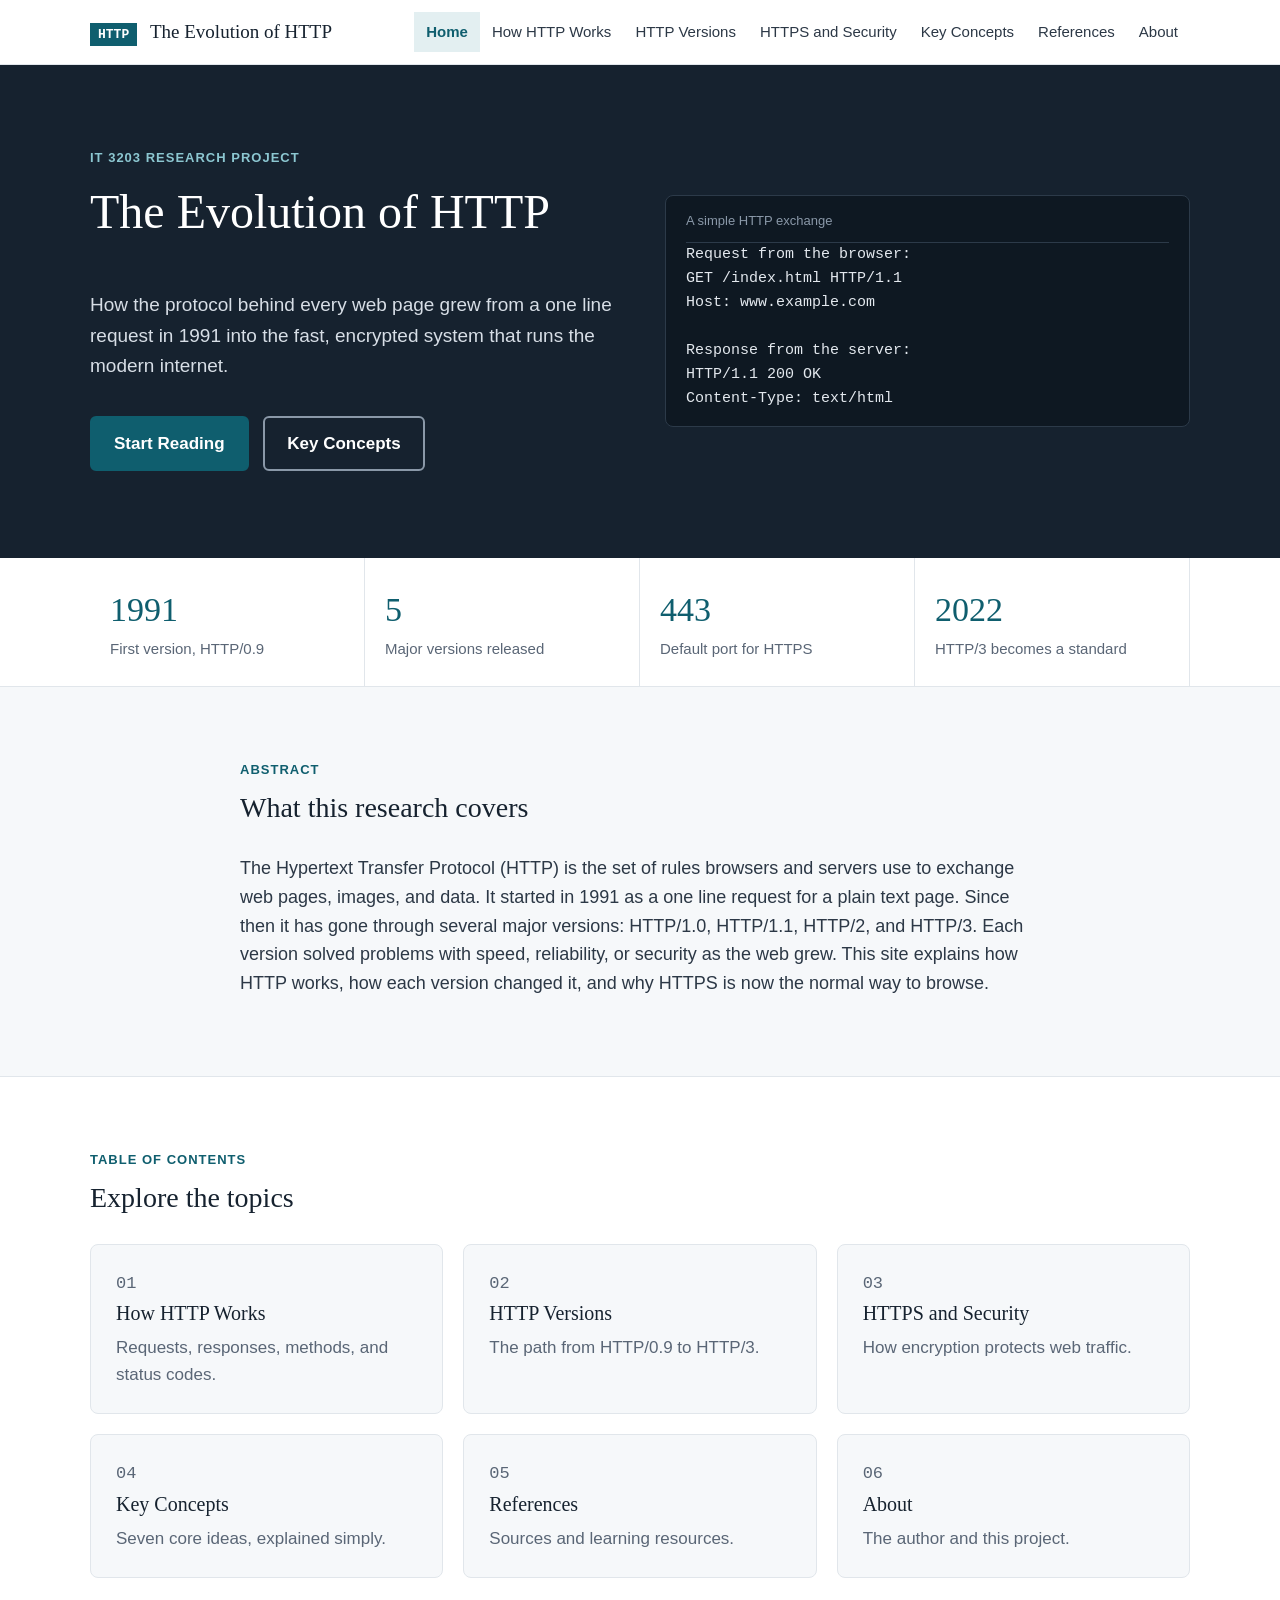
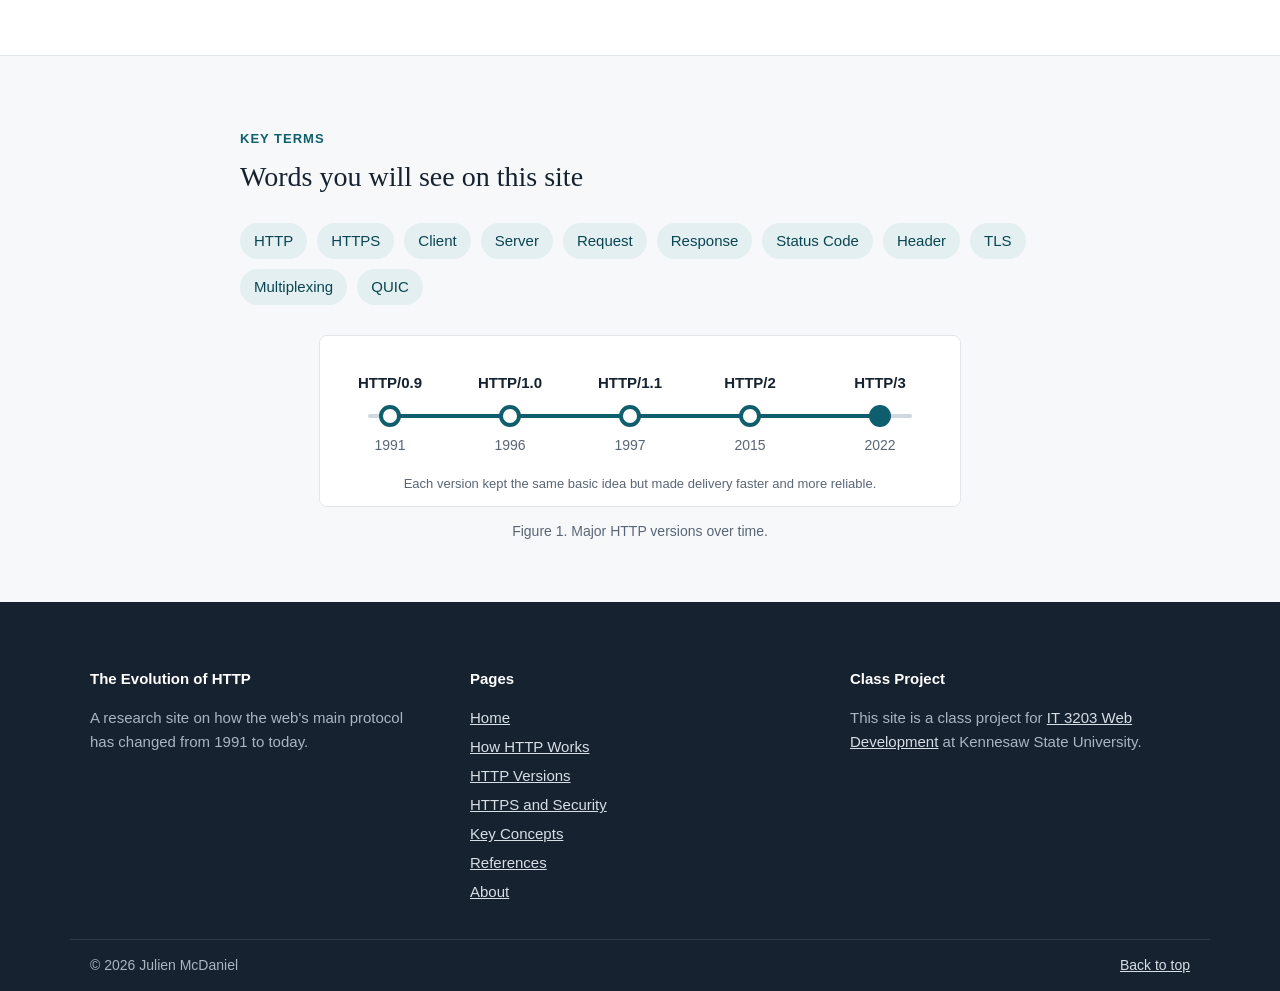
<file: index.html>
<!DOCTYPE html>
<!--
  File: index.html
  Page: Home
  Project: IT 3203 Web Development, Milestone 1
  Author: Julien McDaniel
  Purpose: Cover page for a research site on the evolution of HTTP.
-->
<html lang="en">
<head>
  <meta charset="utf-8">
  <meta name="viewport" content="width=device-width, initial-scale=1">
  <meta name="description" content="Cover page for a research site on the evolution of HTTP.">
  <title>Home | The Evolution of HTTP</title>
  <!-- One shared style sheet for the whole site -->
  <link rel="stylesheet" href="styles.css">
</head>
<body id="top">
  <!-- Site header: logo and main menu, the same on every page -->
  <header class="site-header">
    <div class="container header-inner">
      <a class="brand" href="index.html">
        <span class="brand-mark">HTTP</span>
        <span class="brand-name">The Evolution of HTTP</span>
      </a>
      <nav class="main-menu">
        <ul>
          <li><a href="index.html" class="active">Home</a></li>
          <li><a href="how-http-works.html">How HTTP Works</a></li>
          <li><a href="http-versions.html">HTTP Versions</a></li>
          <li><a href="https-security.html">HTTPS and Security</a></li>
          <li><a href="key-concepts.html">Key Concepts</a></li>
          <li><a href="references.html">References</a></li>
          <li><a href="about.html">About</a></li>
        </ul>
      </nav>
    </div>
  </header>

  <main>
    <!-- Hero: site title, short intro, and a sample HTTP message -->
    <section class="hero">
      <div class="container hero-grid">
        <div>
          <p class="eyebrow hero-label">IT 3203 Research Project</p>
          <h1>The Evolution of HTTP</h1>
          <p class="hero-lead">How the protocol behind every web page grew from a one line request
            in 1991 into the fast, encrypted system that runs the modern internet.</p>
          <p>
            <a class="button" href="how-http-works.html">Start Reading</a>
            <a class="button button-outline" href="key-concepts.html">Key Concepts</a>
          </p>
        </div>
        <!-- Box showing a sample request and response -->
        <div class="code-box">
          <p class="code-title">A simple HTTP exchange</p>
          <pre>
Request from the browser:
GET /index.html HTTP/1.1
Host: www.example.com

Response from the server:
HTTP/1.1 200 OK
Content-Type: text/html</pre>
        </div>
      </div>
    </section>

    <!-- Quick facts strip -->
    <div class="stats">
      <div class="container stats-grid">
        <div class="stat"><p class="stat-num">1991</p><p class="stat-label">First version, HTTP/0.9</p></div>
        <div class="stat"><p class="stat-num">5</p><p class="stat-label">Major versions released</p></div>
        <div class="stat"><p class="stat-num">443</p><p class="stat-label">Default port for HTTPS</p></div>
        <div class="stat"><p class="stat-num">2022</p><p class="stat-label">HTTP/3 becomes a standard</p></div>
      </div>
    </div>

    <!-- Abstract -->
    <section class="section">
      <div class="container narrow">
        <p class="eyebrow">Abstract</p>
        <h2>What this research covers</h2>
        <p class="abstract">The Hypertext Transfer Protocol (HTTP) is the set of rules browsers and
          servers use to exchange web pages, images, and data. It started in 1991 as a one line
          request for a plain text page. Since then it has gone through several major versions:
          HTTP/1.0, HTTP/1.1, HTTP/2, and HTTP/3. Each version solved problems with speed,
          reliability, or security as the web grew. This site explains how HTTP works, how each
          version changed it, and why HTTPS is now the normal way to browse.</p>
      </div>
    </section>

    <!-- Table of contents shown as cards (CSS grid) -->
    <section class="section section-alt">
      <div class="container">
        <p class="eyebrow">Table of Contents</p>
        <h2>Explore the topics</h2>
        <ol class="card-grid">
          <li class="card">
            <p class="card-num">01</p>
            <h3><a href="how-http-works.html">How HTTP Works</a></h3>
            <p>Requests, responses, methods, and status codes.</p>
          </li>
          <li class="card">
            <p class="card-num">02</p>
            <h3><a href="http-versions.html">HTTP Versions</a></h3>
            <p>The path from HTTP/0.9 to HTTP/3.</p>
          </li>
          <li class="card">
            <p class="card-num">03</p>
            <h3><a href="https-security.html">HTTPS and Security</a></h3>
            <p>How encryption protects web traffic.</p>
          </li>
          <li class="card">
            <p class="card-num">04</p>
            <h3><a href="key-concepts.html">Key Concepts</a></h3>
            <p>Seven core ideas, explained simply.</p>
          </li>
          <li class="card">
            <p class="card-num">05</p>
            <h3><a href="references.html">References</a></h3>
            <p>Sources and learning resources.</p>
          </li>
          <li class="card">
            <p class="card-num">06</p>
            <h3><a href="about.html">About</a></h3>
            <p>The author and this project.</p>
          </li>
        </ol>
      </div>
    </section>

    <!-- Key terms -->
    <section class="section">
      <div class="container narrow">
        <p class="eyebrow">Key Terms</p>
        <h2>Words you will see on this site</h2>
        <ul class="term-list">
          <li>HTTP</li>
          <li>HTTPS</li>
          <li>Client</li>
          <li>Server</li>
          <li>Request</li>
          <li>Response</li>
          <li>Status Code</li>
          <li>Header</li>
          <li>TLS</li>
          <li>Multiplexing</li>
          <li>QUIC</li>
        </ul>
        <figure class="figure">
          <img src="images/version-timeline.svg" alt="Timeline of HTTP versions from HTTP/0.9 in 1991 to HTTP/3 in 2022" width="640" height="170">
          <figcaption>Figure 1. Major HTTP versions over time.</figcaption>
        </figure>
      </div>
    </section>
  </main>

  <!-- Site footer: the same on every page, includes the class project note -->
  <footer class="site-footer">
    <div class="container footer-grid">
      <div>
        <p class="footer-title">The Evolution of HTTP</p>
        <p>A research site on how the web's main protocol has changed from 1991 to today.</p>
      </div>
      <div>
        <p class="footer-title">Pages</p>
        <ul class="footer-links">
          <li><a href="index.html">Home</a></li>
          <li><a href="how-http-works.html">How HTTP Works</a></li>
          <li><a href="http-versions.html">HTTP Versions</a></li>
          <li><a href="https-security.html">HTTPS and Security</a></li>
          <li><a href="key-concepts.html">Key Concepts</a></li>
          <li><a href="references.html">References</a></li>
          <li><a href="about.html">About</a></li>
        </ul>
      </div>
      <div>
        <p class="footer-title">Class Project</p>
        <p>This site is a class project for
          <a href="https://ksuweb.github.io/IT3203/">IT 3203 Web Development</a>
          at Kennesaw State University.</p>
      </div>
    </div>
    <div class="container footer-bottom">
      <p>&copy; 2026 Julien McDaniel</p>
      <p><a href="#top">Back to top</a></p>
    </div>
  </footer>
</body>
</html>
</file>
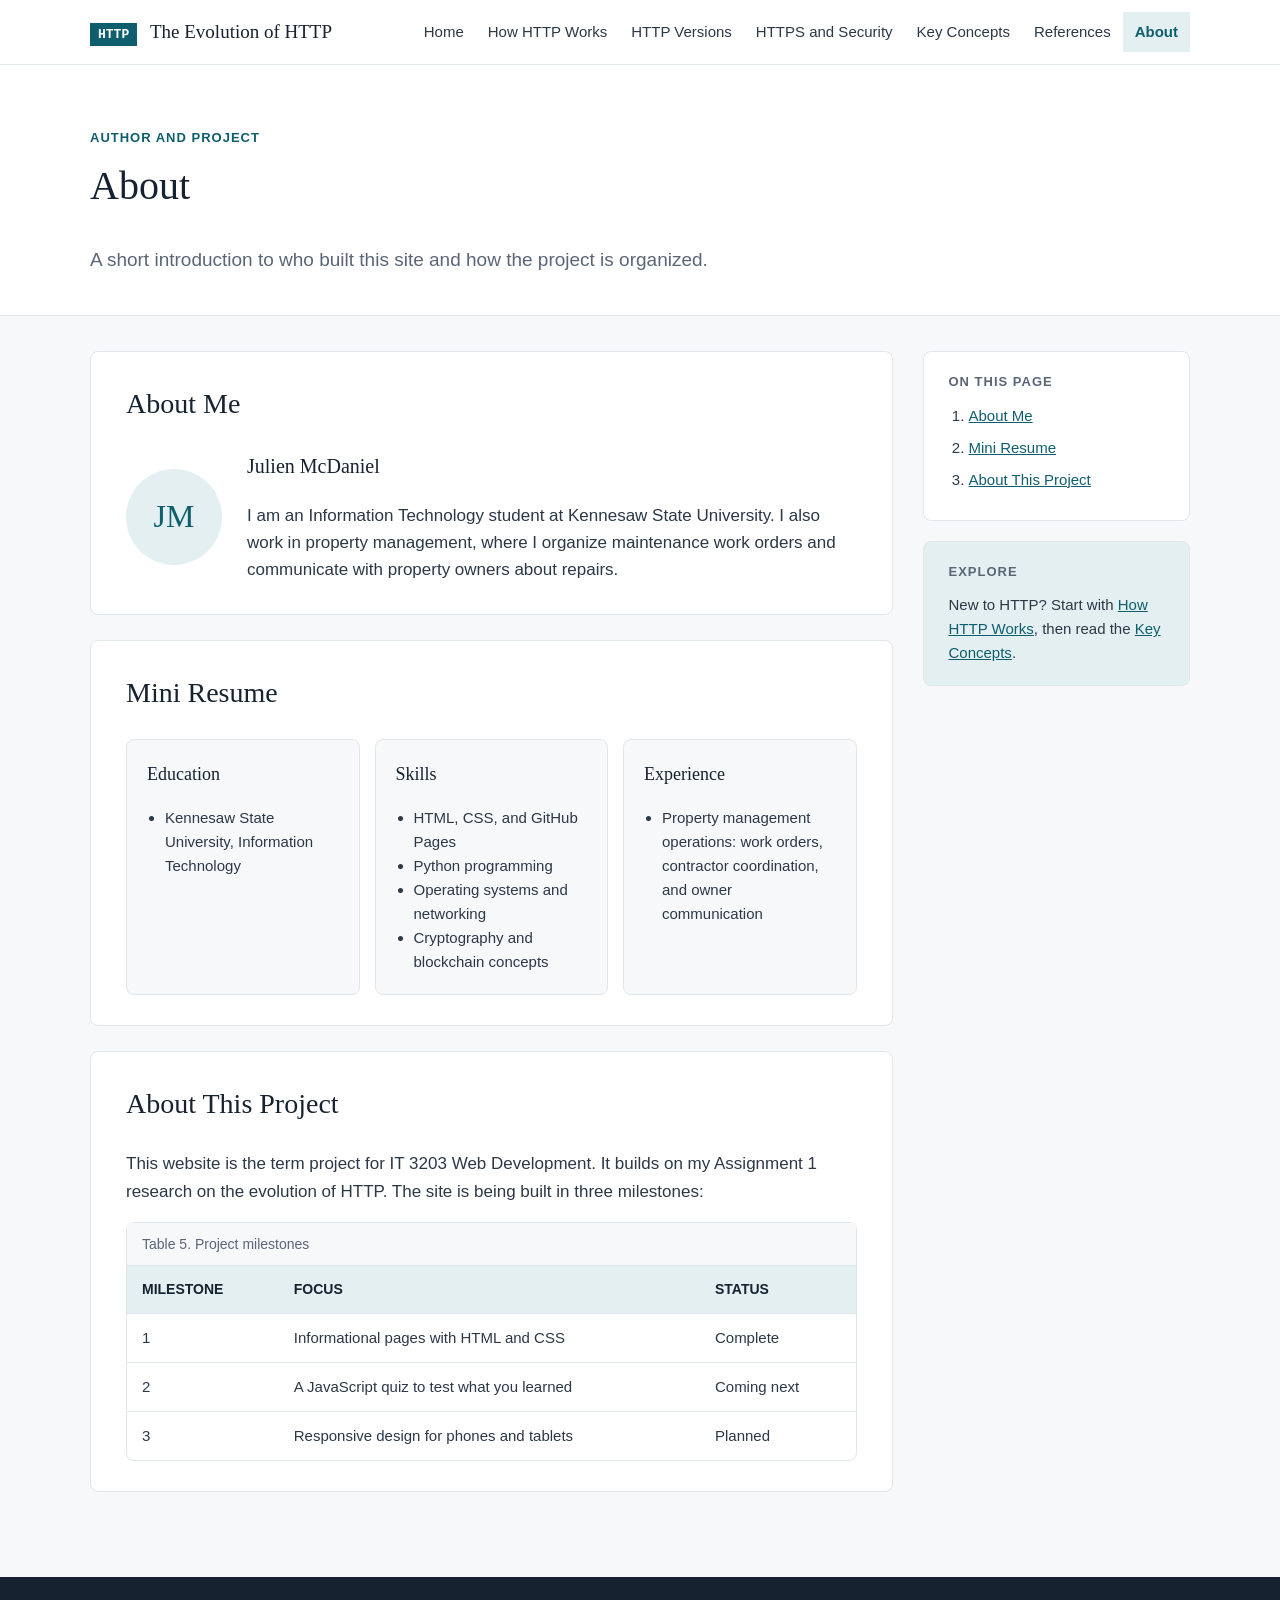
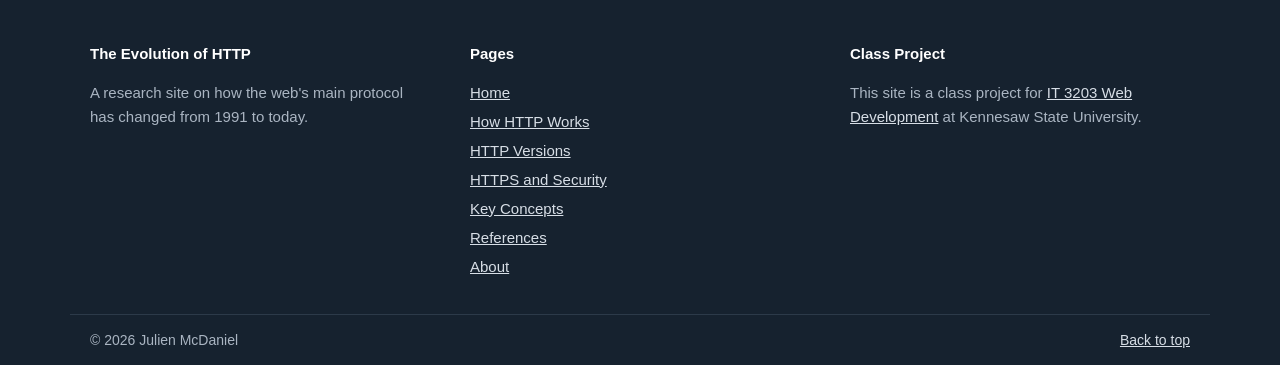
<file: about.html>
<!DOCTYPE html>
<!--
  File: about.html
  Page: About
  Project: IT 3203 Web Development, Milestone 1
  Author: Julien McDaniel
  Purpose: About the author and this project.
-->
<html lang="en">
<head>
  <meta charset="utf-8">
  <meta name="viewport" content="width=device-width, initial-scale=1">
  <meta name="description" content="About the author and this project.">
  <title>About | The Evolution of HTTP</title>
  <!-- One shared style sheet for the whole site -->
  <link rel="stylesheet" href="styles.css">
</head>
<body id="top">
  <!-- Site header: logo and main menu, the same on every page -->
  <header class="site-header">
    <div class="container header-inner">
      <a class="brand" href="index.html">
        <span class="brand-mark">HTTP</span>
        <span class="brand-name">The Evolution of HTTP</span>
      </a>
      <nav class="main-menu">
        <ul>
          <li><a href="index.html">Home</a></li>
          <li><a href="how-http-works.html">How HTTP Works</a></li>
          <li><a href="http-versions.html">HTTP Versions</a></li>
          <li><a href="https-security.html">HTTPS and Security</a></li>
          <li><a href="key-concepts.html">Key Concepts</a></li>
          <li><a href="references.html">References</a></li>
          <li><a href="about.html" class="active">About</a></li>
        </ul>
      </nav>
    </div>
  </header>

  <!-- Page banner with the page title and a short summary -->
  <div class="page-banner">
    <div class="container">
      <p class="eyebrow">Author and Project</p>
      <h1>About</h1>
      <p class="lead">A short introduction to who built this site and how the project is organized.</p>
    </div>
  </div>

  <!-- Two column layout (CSS grid): main content and sidebar -->
  <div class="container page-layout">
    <main class="content">
        <section id="me" class="content-section">
          <h2>About Me</h2>
          <div class="profile">
            <img class="avatar" src="images/avatar.svg" alt="Initials JM for Julien McDaniel" width="96" height="96">
            <div>
              <h3>Julien McDaniel</h3>
              <p>I am an Information Technology student at Kennesaw State University. I also work in
                property management, where I organize maintenance work orders and communicate with
                property owners about repairs.</p>
            </div>
          </div>
        </section>

        <section id="resume" class="content-section">
          <h2>Mini Resume</h2>
          <div class="resume-grid">
            <div class="resume-block">
              <h3>Education</h3>
              <ul>
                <li>Kennesaw State University, Information Technology</li>
              </ul>
            </div>
            <div class="resume-block">
              <h3>Skills</h3>
              <ul>
                <li>HTML, CSS, and GitHub Pages</li>
                <li>Python programming</li>
                <li>Operating systems and networking</li>
                <li>Cryptography and blockchain concepts</li>
              </ul>
            </div>
            <div class="resume-block">
              <h3>Experience</h3>
              <ul>
                <li>Property management operations: work orders, contractor coordination, and owner communication</li>
              </ul>
            </div>
          </div>
        </section>

        <section id="project" class="content-section">
          <h2>About This Project</h2>
          <p>This website is the term project for IT 3203 Web Development. It builds on my
            Assignment 1 research on the evolution of HTTP. The site is being built in three milestones:</p>
          <div class="table-wrap">
            <table class="data-table">
              <caption>Table 5. Project milestones</caption>
              <thead>
                <tr><th>Milestone</th><th>Focus</th><th>Status</th></tr>
              </thead>
              <tbody>
                <tr><td>1</td><td>Informational pages with HTML and CSS</td><td>Complete</td></tr>
                <tr><td>2</td><td>A JavaScript quiz to test what you learned</td><td>Coming next</td></tr>
                <tr><td>3</td><td>Responsive design for phones and tablets</td><td>Planned</td></tr>
              </tbody>
            </table>
          </div>
        </section>
    </main>

    <!-- Sidebar: links to each section on this page -->
    <aside class="sidebar">
      <div class="side-panel">
        <h2>On This Page</h2>
        <ol>
            <li><a href="#me">About Me</a></li>
            <li><a href="#resume">Mini Resume</a></li>
            <li><a href="#project">About This Project</a></li>
        </ol>
      </div>
      <div class="side-panel side-note">
        <h2>Explore</h2>
        <p>New to HTTP? Start with <a href="how-http-works.html">How HTTP Works</a>, then read the <a href="key-concepts.html">Key Concepts</a>.</p>
      </div>
    </aside>
  </div>

  <!-- Site footer: the same on every page, includes the class project note -->
  <footer class="site-footer">
    <div class="container footer-grid">
      <div>
        <p class="footer-title">The Evolution of HTTP</p>
        <p>A research site on how the web's main protocol has changed from 1991 to today.</p>
      </div>
      <div>
        <p class="footer-title">Pages</p>
        <ul class="footer-links">
          <li><a href="index.html">Home</a></li>
          <li><a href="how-http-works.html">How HTTP Works</a></li>
          <li><a href="http-versions.html">HTTP Versions</a></li>
          <li><a href="https-security.html">HTTPS and Security</a></li>
          <li><a href="key-concepts.html">Key Concepts</a></li>
          <li><a href="references.html">References</a></li>
          <li><a href="about.html">About</a></li>
        </ul>
      </div>
      <div>
        <p class="footer-title">Class Project</p>
        <p>This site is a class project for
          <a href="https://ksuweb.github.io/IT3203/">IT 3203 Web Development</a>
          at Kennesaw State University.</p>
      </div>
    </div>
    <div class="container footer-bottom">
      <p>&copy; 2026 Julien McDaniel</p>
      <p><a href="#top">Back to top</a></p>
    </div>
  </footer>
</body>
</html>
</file>
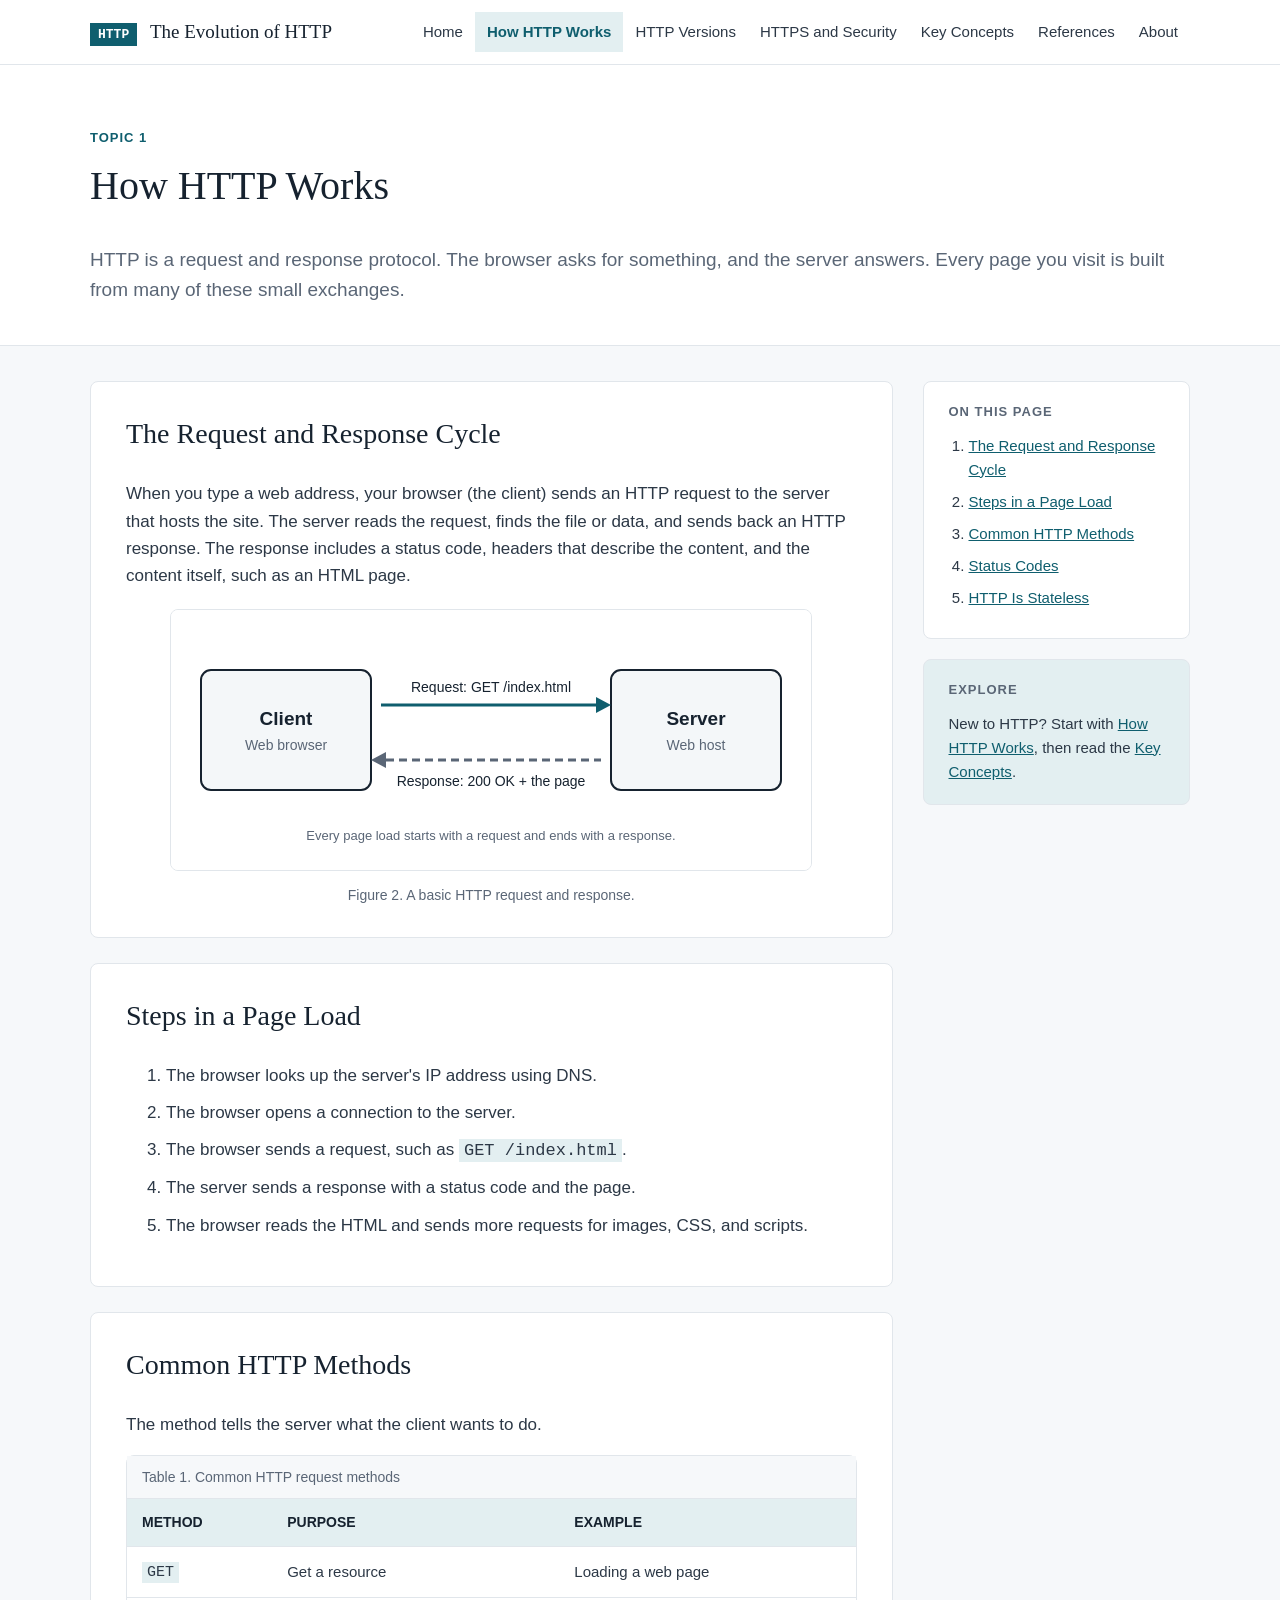
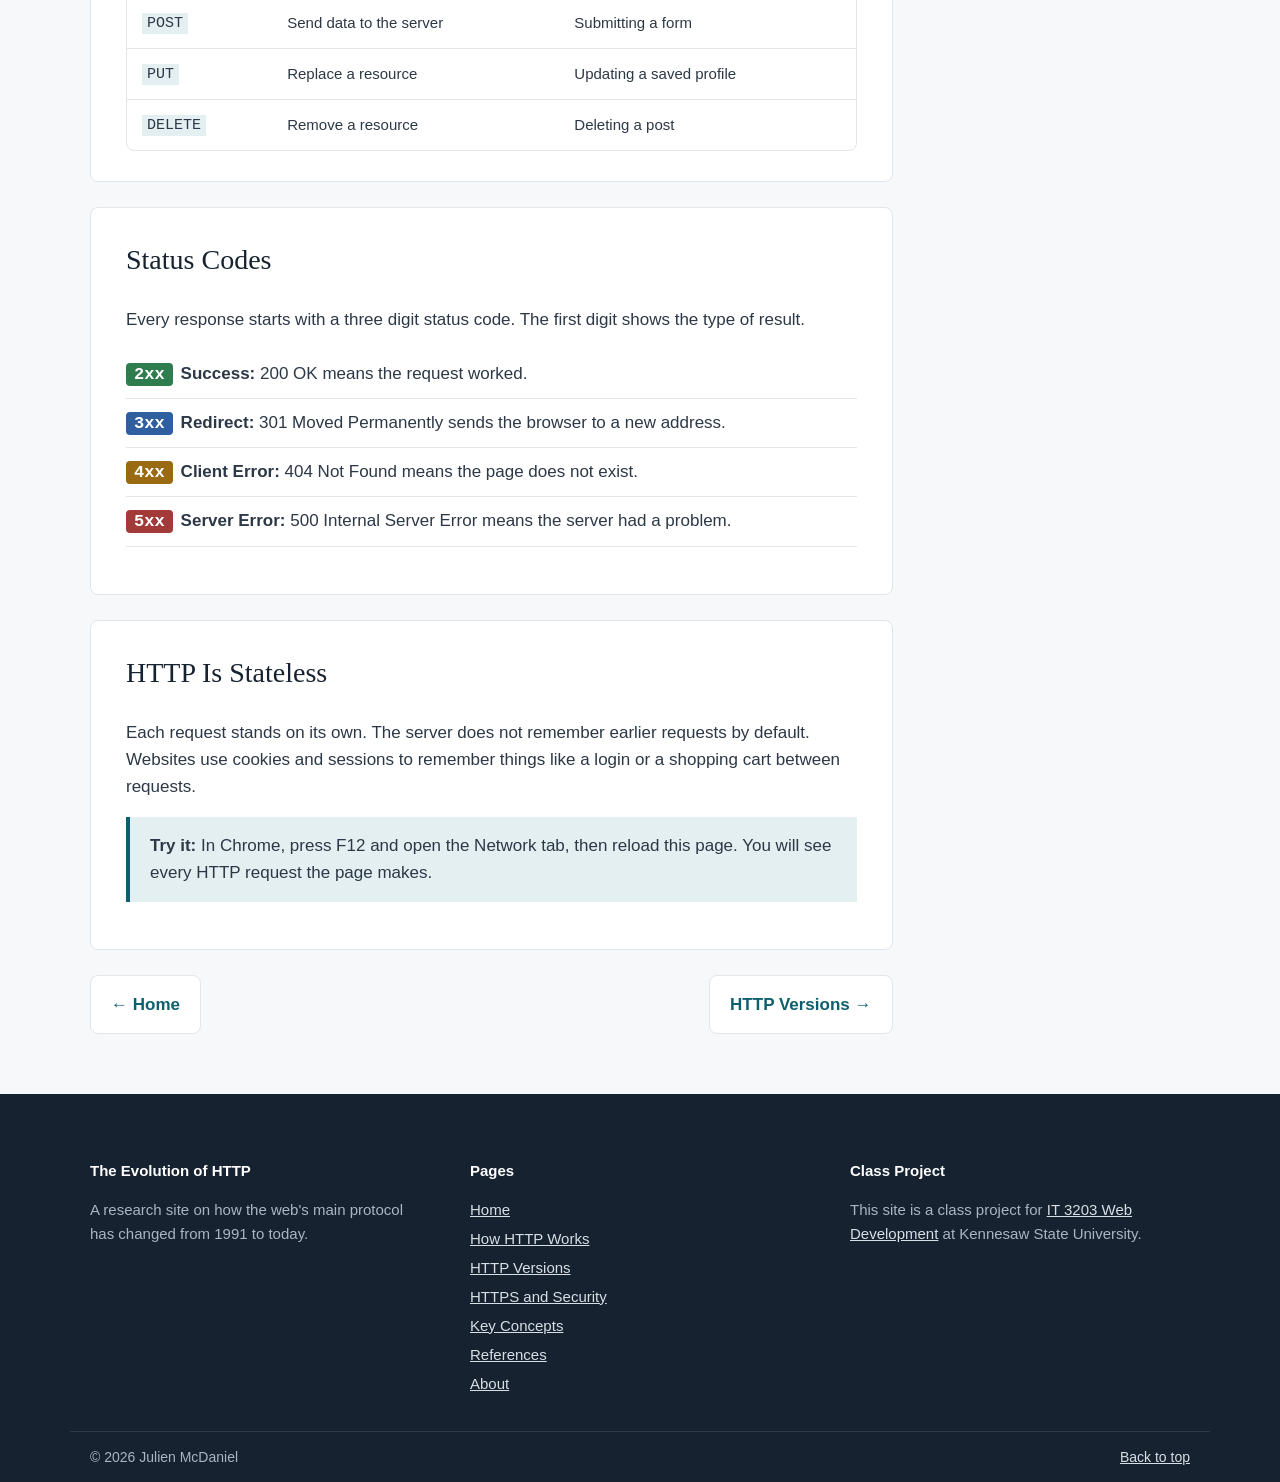
<file: how-http-works.html>
<!DOCTYPE html>
<!--
  File: how-http-works.html
  Page: How HTTP Works
  Project: IT 3203 Web Development, Milestone 1
  Author: Julien McDaniel
  Purpose: How HTTP requests and responses work.
-->
<html lang="en">
<head>
  <meta charset="utf-8">
  <meta name="viewport" content="width=device-width, initial-scale=1">
  <meta name="description" content="How HTTP requests and responses work.">
  <title>How HTTP Works | The Evolution of HTTP</title>
  <!-- One shared style sheet for the whole site -->
  <link rel="stylesheet" href="styles.css">
</head>
<body id="top">
  <!-- Site header: logo and main menu, the same on every page -->
  <header class="site-header">
    <div class="container header-inner">
      <a class="brand" href="index.html">
        <span class="brand-mark">HTTP</span>
        <span class="brand-name">The Evolution of HTTP</span>
      </a>
      <nav class="main-menu">
        <ul>
          <li><a href="index.html">Home</a></li>
          <li><a href="how-http-works.html" class="active">How HTTP Works</a></li>
          <li><a href="http-versions.html">HTTP Versions</a></li>
          <li><a href="https-security.html">HTTPS and Security</a></li>
          <li><a href="key-concepts.html">Key Concepts</a></li>
          <li><a href="references.html">References</a></li>
          <li><a href="about.html">About</a></li>
        </ul>
      </nav>
    </div>
  </header>

  <!-- Page banner with the page title and a short summary -->
  <div class="page-banner">
    <div class="container">
      <p class="eyebrow">Topic 1</p>
      <h1>How HTTP Works</h1>
      <p class="lead">HTTP is a request and response protocol. The browser asks for something, and the server answers. Every page you visit is built from many of these small exchanges.</p>
    </div>
  </div>

  <!-- Two column layout (CSS grid): main content and sidebar -->
  <div class="container page-layout">
    <main class="content">
        <section id="cycle" class="content-section">
          <h2>The Request and Response Cycle</h2>
          <p>When you type a web address, your browser (the client) sends an HTTP request to the
            server that hosts the site. The server reads the request, finds the file or data, and
            sends back an HTTP response. The response includes a status code, headers that describe
            the content, and the content itself, such as an HTML page.</p>
          <figure class="figure">
            <img src="images/request-response.svg" alt="Diagram showing a client sending an HTTP request to a server and the server sending back a response" width="640" height="260">
            <figcaption>Figure 2. A basic HTTP request and response.</figcaption>
          </figure>
        </section>

        <section id="steps" class="content-section">
          <h2>Steps in a Page Load</h2>
          <ol class="steps">
            <li>The browser looks up the server's IP address using DNS.</li>
            <li>The browser opens a connection to the server.</li>
            <li>The browser sends a request, such as <code>GET /index.html</code>.</li>
            <li>The server sends a response with a status code and the page.</li>
            <li>The browser reads the HTML and sends more requests for images, CSS, and scripts.</li>
          </ol>
        </section>

        <section id="methods" class="content-section">
          <h2>Common HTTP Methods</h2>
          <p>The method tells the server what the client wants to do.</p>
          <div class="table-wrap">
            <table class="data-table">
              <caption>Table 1. Common HTTP request methods</caption>
              <thead>
                <tr><th>Method</th><th>Purpose</th><th>Example</th></tr>
              </thead>
              <tbody>
                <tr><td><code>GET</code></td><td>Get a resource</td><td>Loading a web page</td></tr>
                <tr><td><code>POST</code></td><td>Send data to the server</td><td>Submitting a form</td></tr>
                <tr><td><code>PUT</code></td><td>Replace a resource</td><td>Updating a saved profile</td></tr>
                <tr><td><code>DELETE</code></td><td>Remove a resource</td><td>Deleting a post</td></tr>
              </tbody>
            </table>
          </div>
        </section>

        <section id="status" class="content-section">
          <h2>Status Codes</h2>
          <p>Every response starts with a three digit status code. The first digit shows the type of result.</p>
          <ul class="status-list">
            <li><span class="badge badge-ok">2xx</span><strong>Success:</strong> 200 OK means the request worked.</li>
            <li><span class="badge badge-info">3xx</span><strong>Redirect:</strong> 301 Moved Permanently sends the browser to a new address.</li>
            <li><span class="badge badge-warn">4xx</span><strong>Client Error:</strong> 404 Not Found means the page does not exist.</li>
            <li><span class="badge badge-error">5xx</span><strong>Server Error:</strong> 500 Internal Server Error means the server had a problem.</li>
          </ul>
        </section>

        <section id="stateless" class="content-section">
          <h2>HTTP Is Stateless</h2>
          <p>Each request stands on its own. The server does not remember earlier requests by
            default. Websites use cookies and sessions to remember things like a login or a
            shopping cart between requests.</p>
          <p class="callout"><strong>Try it:</strong> In Chrome, press F12 and open the Network tab, then reload this page. You will see every HTTP request the page makes.</p>
        </section>

        <!-- Previous and next page links -->
        <div class="pager">
          <a class="pager-link" href="index.html">&larr; Home</a>
          <a class="pager-link" href="http-versions.html">HTTP Versions &rarr;</a>
        </div>
    </main>

    <!-- Sidebar: links to each section on this page -->
    <aside class="sidebar">
      <div class="side-panel">
        <h2>On This Page</h2>
        <ol>
            <li><a href="#cycle">The Request and Response Cycle</a></li>
            <li><a href="#steps">Steps in a Page Load</a></li>
            <li><a href="#methods">Common HTTP Methods</a></li>
            <li><a href="#status">Status Codes</a></li>
            <li><a href="#stateless">HTTP Is Stateless</a></li>
        </ol>
      </div>
      <div class="side-panel side-note">
        <h2>Explore</h2>
        <p>New to HTTP? Start with <a href="how-http-works.html">How HTTP Works</a>, then read the <a href="key-concepts.html">Key Concepts</a>.</p>
      </div>
    </aside>
  </div>

  <!-- Site footer: the same on every page, includes the class project note -->
  <footer class="site-footer">
    <div class="container footer-grid">
      <div>
        <p class="footer-title">The Evolution of HTTP</p>
        <p>A research site on how the web's main protocol has changed from 1991 to today.</p>
      </div>
      <div>
        <p class="footer-title">Pages</p>
        <ul class="footer-links">
          <li><a href="index.html">Home</a></li>
          <li><a href="how-http-works.html">How HTTP Works</a></li>
          <li><a href="http-versions.html">HTTP Versions</a></li>
          <li><a href="https-security.html">HTTPS and Security</a></li>
          <li><a href="key-concepts.html">Key Concepts</a></li>
          <li><a href="references.html">References</a></li>
          <li><a href="about.html">About</a></li>
        </ul>
      </div>
      <div>
        <p class="footer-title">Class Project</p>
        <p>This site is a class project for
          <a href="https://ksuweb.github.io/IT3203/">IT 3203 Web Development</a>
          at Kennesaw State University.</p>
      </div>
    </div>
    <div class="container footer-bottom">
      <p>&copy; 2026 Julien McDaniel</p>
      <p><a href="#top">Back to top</a></p>
    </div>
  </footer>
</body>
</html>
</file>
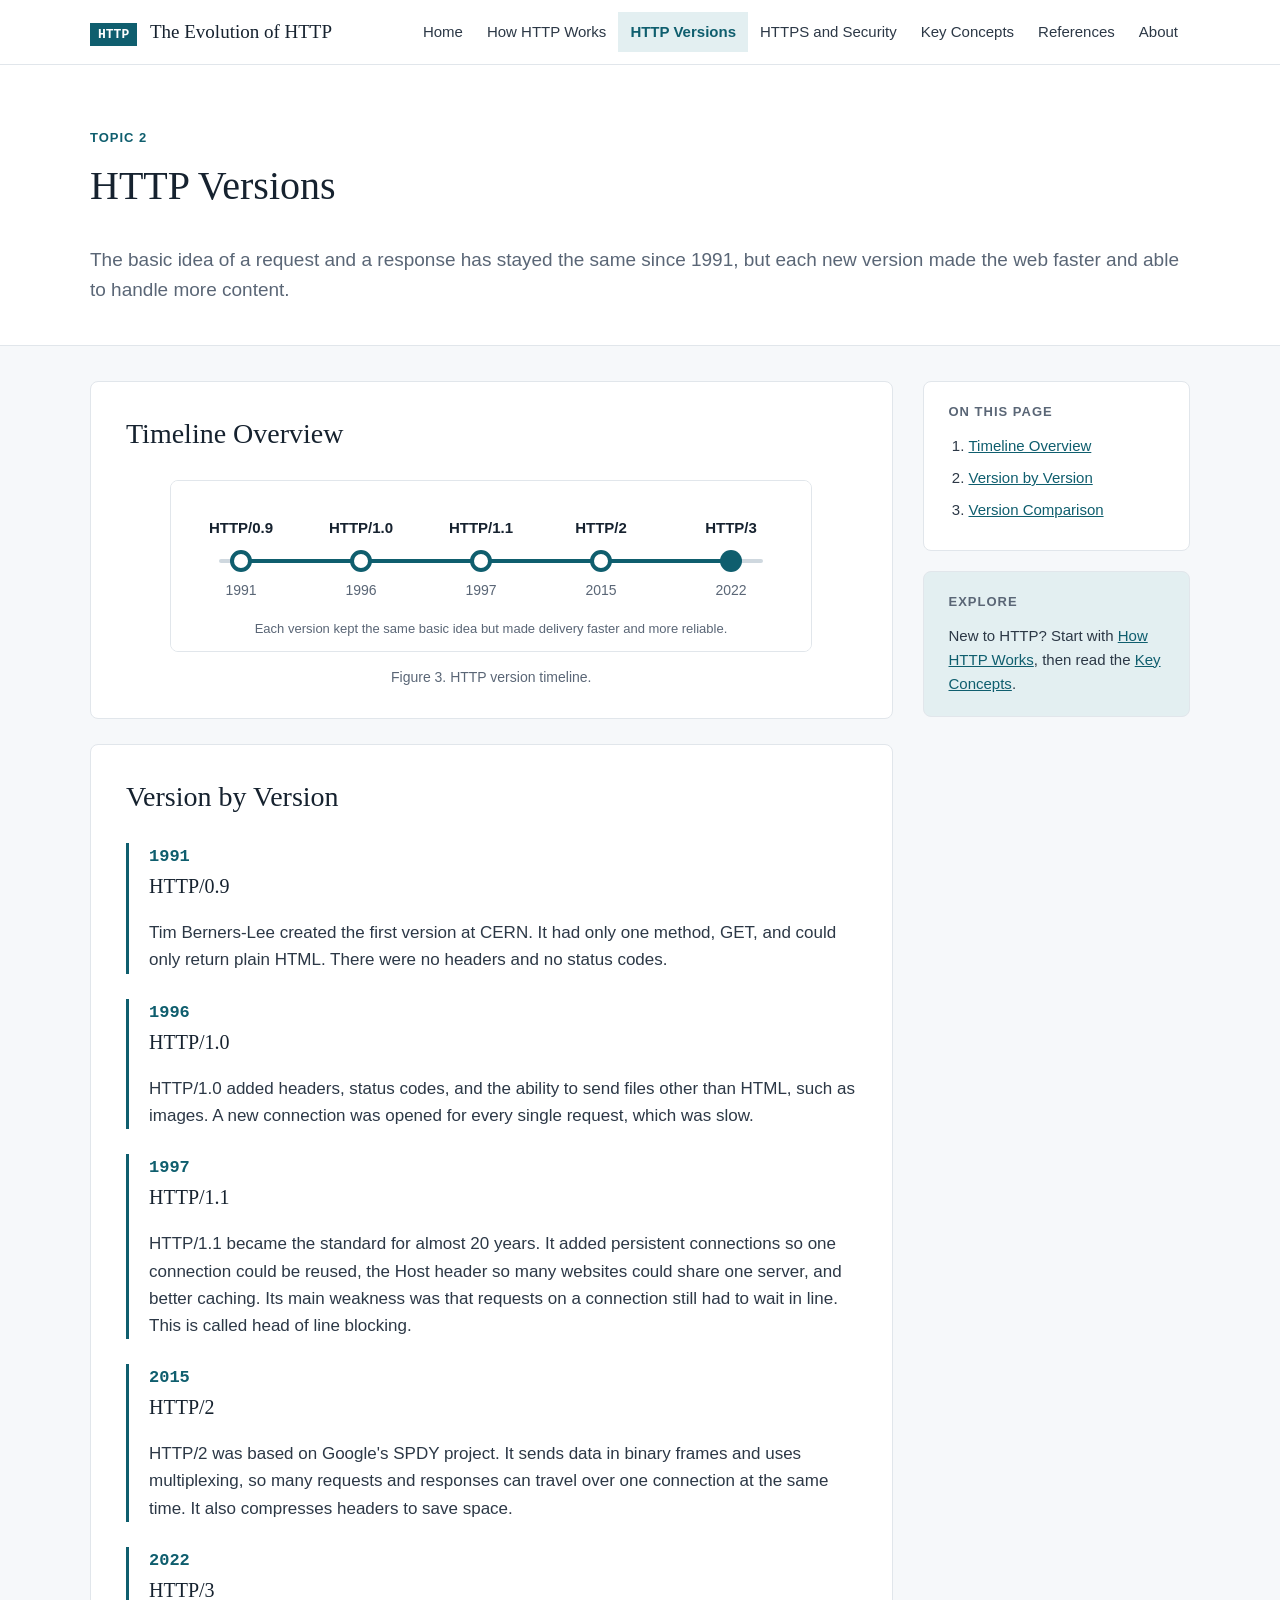
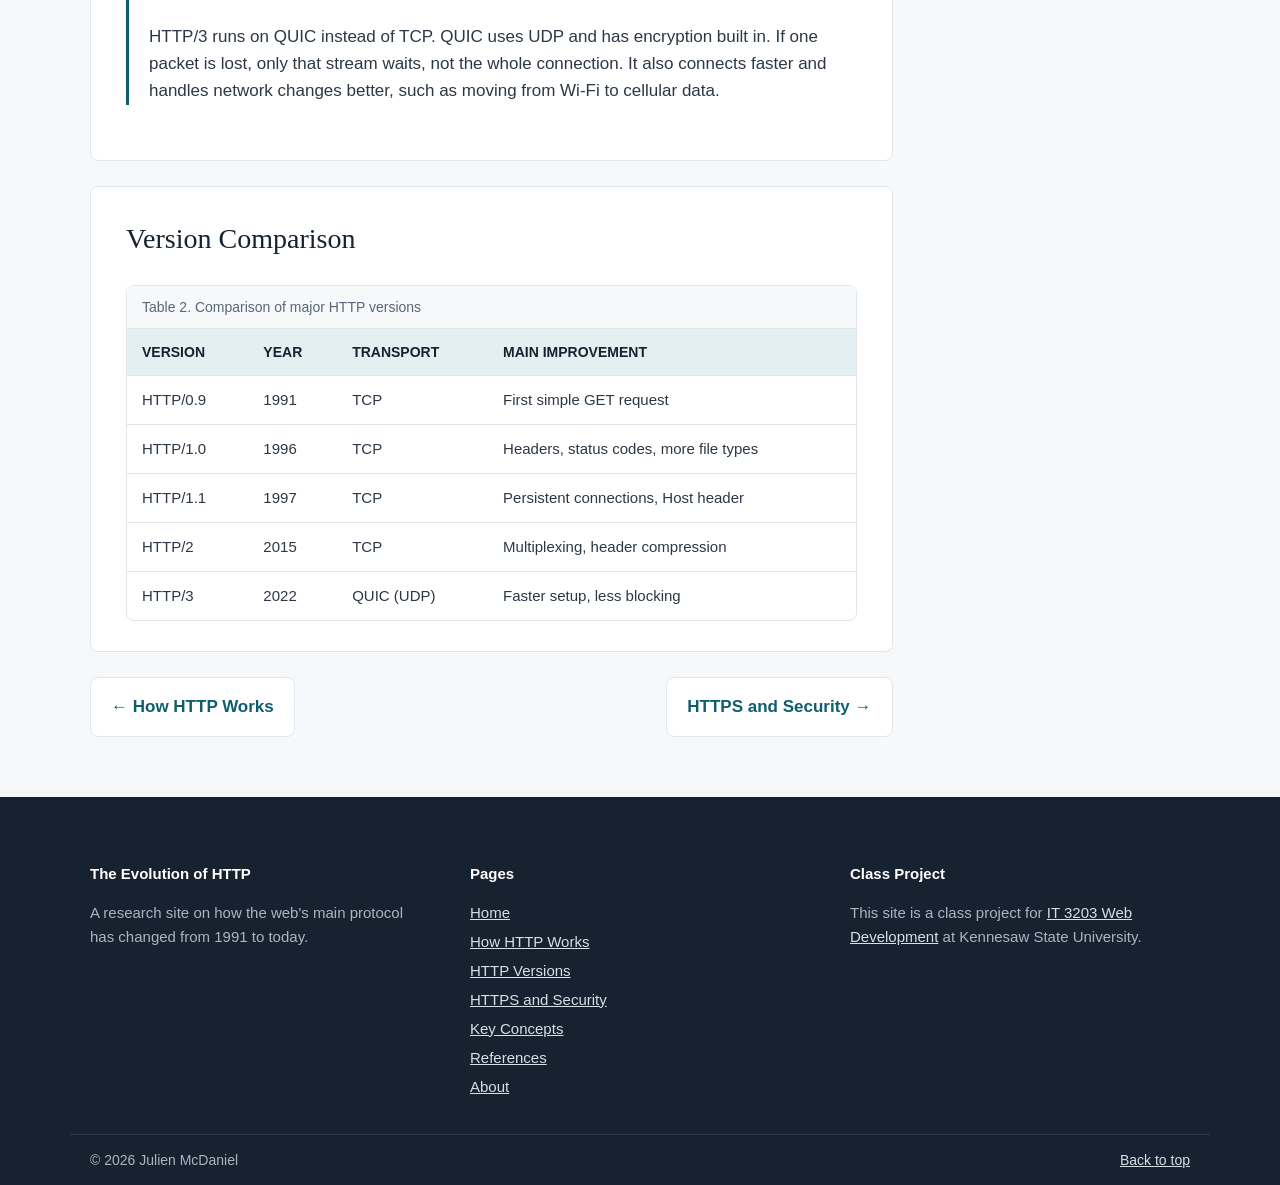
<file: http-versions.html>
<!DOCTYPE html>
<!--
  File: http-versions.html
  Page: HTTP Versions
  Project: IT 3203 Web Development, Milestone 1
  Author: Julien McDaniel
  Purpose: The history of HTTP versions from 0.9 to HTTP/3.
-->
<html lang="en">
<head>
  <meta charset="utf-8">
  <meta name="viewport" content="width=device-width, initial-scale=1">
  <meta name="description" content="The history of HTTP versions from 0.9 to HTTP/3.">
  <title>HTTP Versions | The Evolution of HTTP</title>
  <!-- One shared style sheet for the whole site -->
  <link rel="stylesheet" href="styles.css">
</head>
<body id="top">
  <!-- Site header: logo and main menu, the same on every page -->
  <header class="site-header">
    <div class="container header-inner">
      <a class="brand" href="index.html">
        <span class="brand-mark">HTTP</span>
        <span class="brand-name">The Evolution of HTTP</span>
      </a>
      <nav class="main-menu">
        <ul>
          <li><a href="index.html">Home</a></li>
          <li><a href="how-http-works.html">How HTTP Works</a></li>
          <li><a href="http-versions.html" class="active">HTTP Versions</a></li>
          <li><a href="https-security.html">HTTPS and Security</a></li>
          <li><a href="key-concepts.html">Key Concepts</a></li>
          <li><a href="references.html">References</a></li>
          <li><a href="about.html">About</a></li>
        </ul>
      </nav>
    </div>
  </header>

  <!-- Page banner with the page title and a short summary -->
  <div class="page-banner">
    <div class="container">
      <p class="eyebrow">Topic 2</p>
      <h1>HTTP Versions</h1>
      <p class="lead">The basic idea of a request and a response has stayed the same since 1991, but each new version made the web faster and able to handle more content.</p>
    </div>
  </div>

  <!-- Two column layout (CSS grid): main content and sidebar -->
  <div class="container page-layout">
    <main class="content">
        <section id="overview" class="content-section">
          <h2>Timeline Overview</h2>
          <figure class="figure">
            <img src="images/version-timeline.svg" alt="Timeline of HTTP versions from HTTP/0.9 in 1991 to HTTP/3 in 2022" width="640" height="170">
            <figcaption>Figure 3. HTTP version timeline.</figcaption>
          </figure>
        </section>

        <section id="history" class="content-section">
          <h2>Version by Version</h2>
          <ol class="timeline">
            <li class="timeline-item">
              <p class="year">1991</p>
              <h3>HTTP/0.9</h3>
              <p>Tim Berners-Lee created the first version at CERN. It had only one method, GET, and could only return plain HTML. There were no headers and no status codes.</p>
            </li>
            <li class="timeline-item">
              <p class="year">1996</p>
              <h3>HTTP/1.0</h3>
              <p>HTTP/1.0 added headers, status codes, and the ability to send files other than HTML, such as images. A new connection was opened for every single request, which was slow.</p>
            </li>
            <li class="timeline-item">
              <p class="year">1997</p>
              <h3>HTTP/1.1</h3>
              <p>HTTP/1.1 became the standard for almost 20 years. It added persistent connections so one connection could be reused, the Host header so many websites could share one server, and better caching. Its main weakness was that requests on a connection still had to wait in line. This is called head of line blocking.</p>
            </li>
            <li class="timeline-item">
              <p class="year">2015</p>
              <h3>HTTP/2</h3>
              <p>HTTP/2 was based on Google's SPDY project. It sends data in binary frames and uses multiplexing, so many requests and responses can travel over one connection at the same time. It also compresses headers to save space.</p>
            </li>
            <li class="timeline-item">
              <p class="year">2022</p>
              <h3>HTTP/3</h3>
              <p>HTTP/3 runs on QUIC instead of TCP. QUIC uses UDP and has encryption built in. If one packet is lost, only that stream waits, not the whole connection. It also connects faster and handles network changes better, such as moving from Wi-Fi to cellular data.</p>
            </li>
          </ol>
        </section>

        <section id="compare" class="content-section">
          <h2>Version Comparison</h2>
          <div class="table-wrap">
            <table class="data-table">
              <caption>Table 2. Comparison of major HTTP versions</caption>
              <thead>
                <tr><th>Version</th><th>Year</th><th>Transport</th><th>Main Improvement</th></tr>
              </thead>
              <tbody>
                <tr><td>HTTP/0.9</td><td>1991</td><td>TCP</td><td>First simple GET request</td></tr>
                <tr><td>HTTP/1.0</td><td>1996</td><td>TCP</td><td>Headers, status codes, more file types</td></tr>
                <tr><td>HTTP/1.1</td><td>1997</td><td>TCP</td><td>Persistent connections, Host header</td></tr>
                <tr><td>HTTP/2</td><td>2015</td><td>TCP</td><td>Multiplexing, header compression</td></tr>
                <tr><td>HTTP/3</td><td>2022</td><td>QUIC (UDP)</td><td>Faster setup, less blocking</td></tr>
              </tbody>
            </table>
          </div>
        </section>

        <!-- Previous and next page links -->
        <div class="pager">
          <a class="pager-link" href="how-http-works.html">&larr; How HTTP Works</a>
          <a class="pager-link" href="https-security.html">HTTPS and Security &rarr;</a>
        </div>
    </main>

    <!-- Sidebar: links to each section on this page -->
    <aside class="sidebar">
      <div class="side-panel">
        <h2>On This Page</h2>
        <ol>
            <li><a href="#overview">Timeline Overview</a></li>
            <li><a href="#history">Version by Version</a></li>
            <li><a href="#compare">Version Comparison</a></li>
        </ol>
      </div>
      <div class="side-panel side-note">
        <h2>Explore</h2>
        <p>New to HTTP? Start with <a href="how-http-works.html">How HTTP Works</a>, then read the <a href="key-concepts.html">Key Concepts</a>.</p>
      </div>
    </aside>
  </div>

  <!-- Site footer: the same on every page, includes the class project note -->
  <footer class="site-footer">
    <div class="container footer-grid">
      <div>
        <p class="footer-title">The Evolution of HTTP</p>
        <p>A research site on how the web's main protocol has changed from 1991 to today.</p>
      </div>
      <div>
        <p class="footer-title">Pages</p>
        <ul class="footer-links">
          <li><a href="index.html">Home</a></li>
          <li><a href="how-http-works.html">How HTTP Works</a></li>
          <li><a href="http-versions.html">HTTP Versions</a></li>
          <li><a href="https-security.html">HTTPS and Security</a></li>
          <li><a href="key-concepts.html">Key Concepts</a></li>
          <li><a href="references.html">References</a></li>
          <li><a href="about.html">About</a></li>
        </ul>
      </div>
      <div>
        <p class="footer-title">Class Project</p>
        <p>This site is a class project for
          <a href="https://ksuweb.github.io/IT3203/">IT 3203 Web Development</a>
          at Kennesaw State University.</p>
      </div>
    </div>
    <div class="container footer-bottom">
      <p>&copy; 2026 Julien McDaniel</p>
      <p><a href="#top">Back to top</a></p>
    </div>
  </footer>
</body>
</html>
</file>
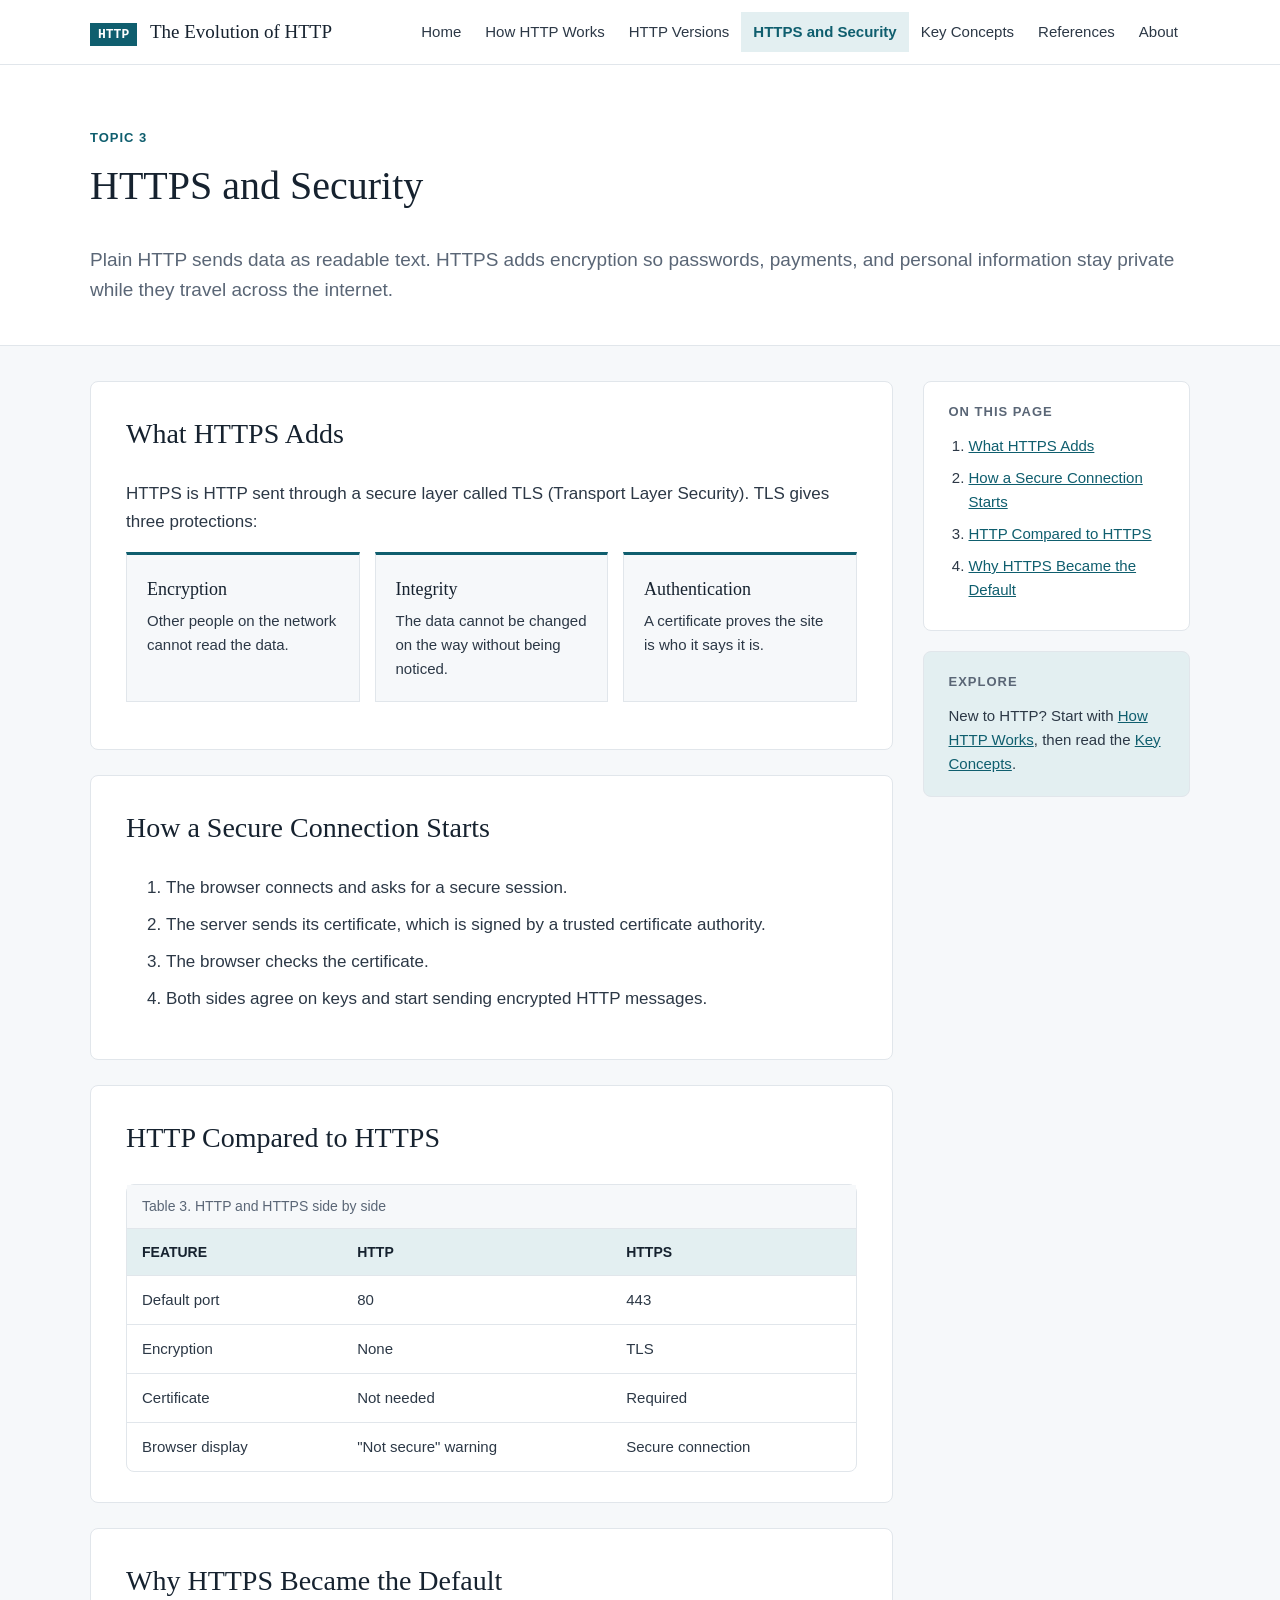
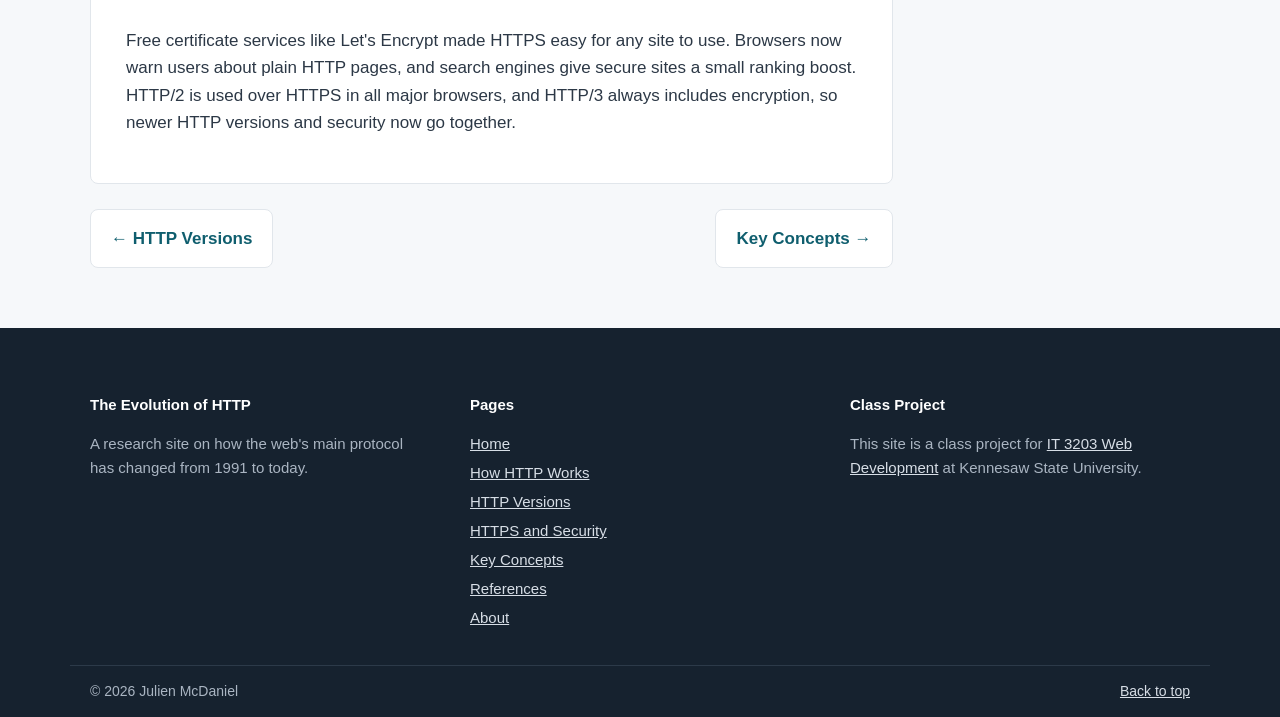
<file: https-security.html>
<!DOCTYPE html>
<!--
  File: https-security.html
  Page: HTTPS and Security
  Project: IT 3203 Web Development, Milestone 1
  Author: Julien McDaniel
  Purpose: How HTTPS and TLS protect web traffic.
-->
<html lang="en">
<head>
  <meta charset="utf-8">
  <meta name="viewport" content="width=device-width, initial-scale=1">
  <meta name="description" content="How HTTPS and TLS protect web traffic.">
  <title>HTTPS and Security | The Evolution of HTTP</title>
  <!-- One shared style sheet for the whole site -->
  <link rel="stylesheet" href="styles.css">
</head>
<body id="top">
  <!-- Site header: logo and main menu, the same on every page -->
  <header class="site-header">
    <div class="container header-inner">
      <a class="brand" href="index.html">
        <span class="brand-mark">HTTP</span>
        <span class="brand-name">The Evolution of HTTP</span>
      </a>
      <nav class="main-menu">
        <ul>
          <li><a href="index.html">Home</a></li>
          <li><a href="how-http-works.html">How HTTP Works</a></li>
          <li><a href="http-versions.html">HTTP Versions</a></li>
          <li><a href="https-security.html" class="active">HTTPS and Security</a></li>
          <li><a href="key-concepts.html">Key Concepts</a></li>
          <li><a href="references.html">References</a></li>
          <li><a href="about.html">About</a></li>
        </ul>
      </nav>
    </div>
  </header>

  <!-- Page banner with the page title and a short summary -->
  <div class="page-banner">
    <div class="container">
      <p class="eyebrow">Topic 3</p>
      <h1>HTTPS and Security</h1>
      <p class="lead">Plain HTTP sends data as readable text. HTTPS adds encryption so passwords, payments, and personal information stay private while they travel across the internet.</p>
    </div>
  </div>

  <!-- Two column layout (CSS grid): main content and sidebar -->
  <div class="container page-layout">
    <main class="content">
        <section id="adds" class="content-section">
          <h2>What HTTPS Adds</h2>
          <p>HTTPS is HTTP sent through a secure layer called TLS (Transport Layer Security). TLS gives three protections:</p>
          <ul class="feature-grid">
            <li class="feature"><h3>Encryption</h3><p>Other people on the network cannot read the data.</p></li>
            <li class="feature"><h3>Integrity</h3><p>The data cannot be changed on the way without being noticed.</p></li>
            <li class="feature"><h3>Authentication</h3><p>A certificate proves the site is who it says it is.</p></li>
          </ul>
        </section>

        <section id="handshake" class="content-section">
          <h2>How a Secure Connection Starts</h2>
          <ol class="steps">
            <li>The browser connects and asks for a secure session.</li>
            <li>The server sends its certificate, which is signed by a trusted certificate authority.</li>
            <li>The browser checks the certificate.</li>
            <li>Both sides agree on keys and start sending encrypted HTTP messages.</li>
          </ol>
        </section>

        <section id="compare" class="content-section">
          <h2>HTTP Compared to HTTPS</h2>
          <div class="table-wrap">
            <table class="data-table">
              <caption>Table 3. HTTP and HTTPS side by side</caption>
              <thead>
                <tr><th>Feature</th><th>HTTP</th><th>HTTPS</th></tr>
              </thead>
              <tbody>
                <tr><td>Default port</td><td>80</td><td>443</td></tr>
                <tr><td>Encryption</td><td>None</td><td>TLS</td></tr>
                <tr><td>Certificate</td><td>Not needed</td><td>Required</td></tr>
                <tr><td>Browser display</td><td>"Not secure" warning</td><td>Secure connection</td></tr>
              </tbody>
            </table>
          </div>
        </section>

        <section id="default" class="content-section">
          <h2>Why HTTPS Became the Default</h2>
          <p>Free certificate services like Let's Encrypt made HTTPS easy for any site to use.
            Browsers now warn users about plain HTTP pages, and search engines give secure sites a
            small ranking boost. HTTP/2 is used over HTTPS in all major browsers, and HTTP/3 always
            includes encryption, so newer HTTP versions and security now go together.</p>
        </section>

        <!-- Previous and next page links -->
        <div class="pager">
          <a class="pager-link" href="http-versions.html">&larr; HTTP Versions</a>
          <a class="pager-link" href="key-concepts.html">Key Concepts &rarr;</a>
        </div>
    </main>

    <!-- Sidebar: links to each section on this page -->
    <aside class="sidebar">
      <div class="side-panel">
        <h2>On This Page</h2>
        <ol>
            <li><a href="#adds">What HTTPS Adds</a></li>
            <li><a href="#handshake">How a Secure Connection Starts</a></li>
            <li><a href="#compare">HTTP Compared to HTTPS</a></li>
            <li><a href="#default">Why HTTPS Became the Default</a></li>
        </ol>
      </div>
      <div class="side-panel side-note">
        <h2>Explore</h2>
        <p>New to HTTP? Start with <a href="how-http-works.html">How HTTP Works</a>, then read the <a href="key-concepts.html">Key Concepts</a>.</p>
      </div>
    </aside>
  </div>

  <!-- Site footer: the same on every page, includes the class project note -->
  <footer class="site-footer">
    <div class="container footer-grid">
      <div>
        <p class="footer-title">The Evolution of HTTP</p>
        <p>A research site on how the web's main protocol has changed from 1991 to today.</p>
      </div>
      <div>
        <p class="footer-title">Pages</p>
        <ul class="footer-links">
          <li><a href="index.html">Home</a></li>
          <li><a href="how-http-works.html">How HTTP Works</a></li>
          <li><a href="http-versions.html">HTTP Versions</a></li>
          <li><a href="https-security.html">HTTPS and Security</a></li>
          <li><a href="key-concepts.html">Key Concepts</a></li>
          <li><a href="references.html">References</a></li>
          <li><a href="about.html">About</a></li>
        </ul>
      </div>
      <div>
        <p class="footer-title">Class Project</p>
        <p>This site is a class project for
          <a href="https://ksuweb.github.io/IT3203/">IT 3203 Web Development</a>
          at Kennesaw State University.</p>
      </div>
    </div>
    <div class="container footer-bottom">
      <p>&copy; 2026 Julien McDaniel</p>
      <p><a href="#top">Back to top</a></p>
    </div>
  </footer>
</body>
</html>
</file>
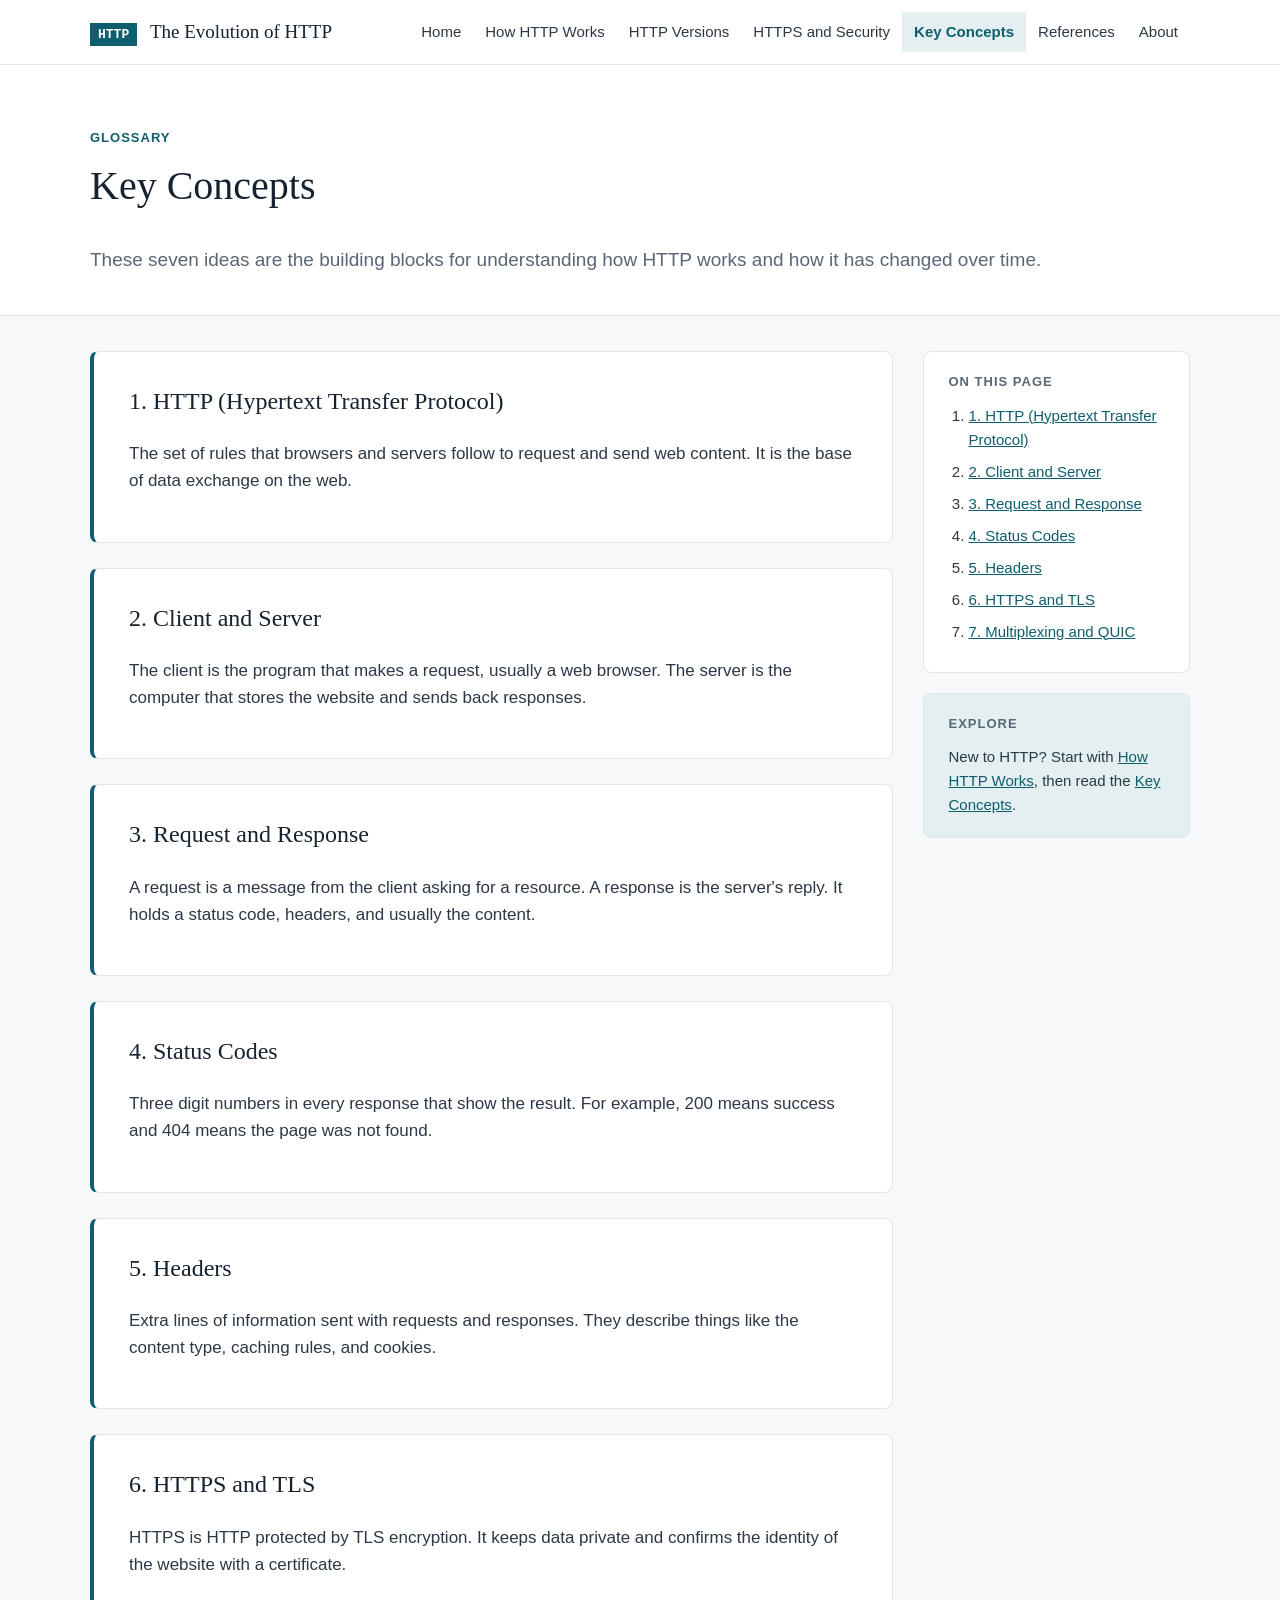
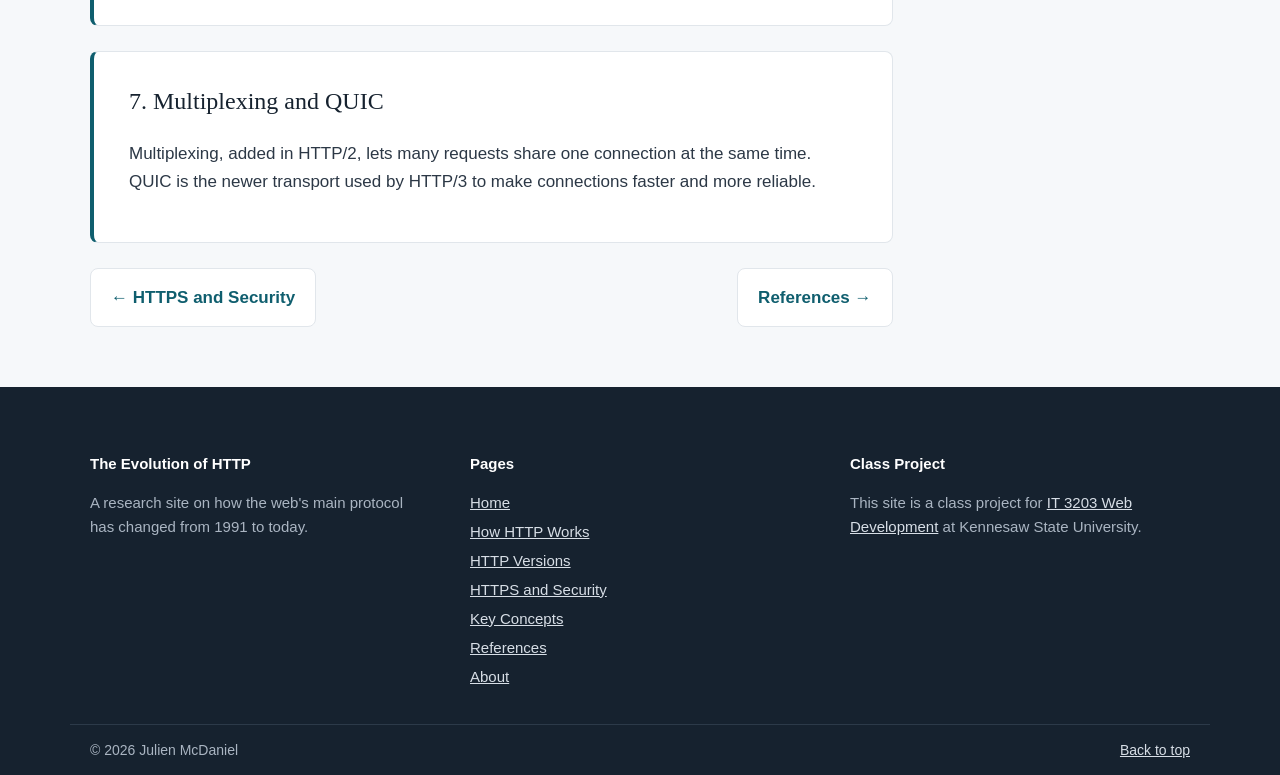
<file: key-concepts.html>
<!DOCTYPE html>
<!--
  File: key-concepts.html
  Page: Key Concepts
  Project: IT 3203 Web Development, Milestone 1
  Author: Julien McDaniel
  Purpose: Seven key concepts for understanding HTTP.
-->
<html lang="en">
<head>
  <meta charset="utf-8">
  <meta name="viewport" content="width=device-width, initial-scale=1">
  <meta name="description" content="Seven key concepts for understanding HTTP.">
  <title>Key Concepts | The Evolution of HTTP</title>
  <!-- One shared style sheet for the whole site -->
  <link rel="stylesheet" href="styles.css">
</head>
<body id="top">
  <!-- Site header: logo and main menu, the same on every page -->
  <header class="site-header">
    <div class="container header-inner">
      <a class="brand" href="index.html">
        <span class="brand-mark">HTTP</span>
        <span class="brand-name">The Evolution of HTTP</span>
      </a>
      <nav class="main-menu">
        <ul>
          <li><a href="index.html">Home</a></li>
          <li><a href="how-http-works.html">How HTTP Works</a></li>
          <li><a href="http-versions.html">HTTP Versions</a></li>
          <li><a href="https-security.html">HTTPS and Security</a></li>
          <li><a href="key-concepts.html" class="active">Key Concepts</a></li>
          <li><a href="references.html">References</a></li>
          <li><a href="about.html">About</a></li>
        </ul>
      </nav>
    </div>
  </header>

  <!-- Page banner with the page title and a short summary -->
  <div class="page-banner">
    <div class="container">
      <p class="eyebrow">Glossary</p>
      <h1>Key Concepts</h1>
      <p class="lead">These seven ideas are the building blocks for understanding how HTTP works and how it has changed over time.</p>
    </div>
  </div>

  <!-- Two column layout (CSS grid): main content and sidebar -->
  <div class="container page-layout">
    <main class="content">
        <section id="http" class="content-section concept">
          <h2>1. HTTP (Hypertext Transfer Protocol)</h2>
          <p>The set of rules that browsers and servers follow to request and send web content. It is the base of data exchange on the web.</p>
        </section>

        <section id="client-server" class="content-section concept">
          <h2>2. Client and Server</h2>
          <p>The client is the program that makes a request, usually a web browser. The server is the computer that stores the website and sends back responses.</p>
        </section>

        <section id="request-response" class="content-section concept">
          <h2>3. Request and Response</h2>
          <p>A request is a message from the client asking for a resource. A response is the server's reply. It holds a status code, headers, and usually the content.</p>
        </section>

        <section id="status-codes" class="content-section concept">
          <h2>4. Status Codes</h2>
          <p>Three digit numbers in every response that show the result. For example, 200 means success and 404 means the page was not found.</p>
        </section>

        <section id="headers" class="content-section concept">
          <h2>5. Headers</h2>
          <p>Extra lines of information sent with requests and responses. They describe things like the content type, caching rules, and cookies.</p>
        </section>

        <section id="https-tls" class="content-section concept">
          <h2>6. HTTPS and TLS</h2>
          <p>HTTPS is HTTP protected by TLS encryption. It keeps data private and confirms the identity of the website with a certificate.</p>
        </section>

        <section id="multiplexing-quic" class="content-section concept">
          <h2>7. Multiplexing and QUIC</h2>
          <p>Multiplexing, added in HTTP/2, lets many requests share one connection at the same time. QUIC is the newer transport used by HTTP/3 to make connections faster and more reliable.</p>
        </section>

        <!-- Previous and next page links -->
        <div class="pager">
          <a class="pager-link" href="https-security.html">&larr; HTTPS and Security</a>
          <a class="pager-link" href="references.html">References &rarr;</a>
        </div>
    </main>

    <!-- Sidebar: links to each section on this page -->
    <aside class="sidebar">
      <div class="side-panel">
        <h2>On This Page</h2>
        <ol>
            <li><a href="#http">1. HTTP (Hypertext Transfer Protocol)</a></li>
            <li><a href="#client-server">2. Client and Server</a></li>
            <li><a href="#request-response">3. Request and Response</a></li>
            <li><a href="#status-codes">4. Status Codes</a></li>
            <li><a href="#headers">5. Headers</a></li>
            <li><a href="#https-tls">6. HTTPS and TLS</a></li>
            <li><a href="#multiplexing-quic">7. Multiplexing and QUIC</a></li>
        </ol>
      </div>
      <div class="side-panel side-note">
        <h2>Explore</h2>
        <p>New to HTTP? Start with <a href="how-http-works.html">How HTTP Works</a>, then read the <a href="key-concepts.html">Key Concepts</a>.</p>
      </div>
    </aside>
  </div>

  <!-- Site footer: the same on every page, includes the class project note -->
  <footer class="site-footer">
    <div class="container footer-grid">
      <div>
        <p class="footer-title">The Evolution of HTTP</p>
        <p>A research site on how the web's main protocol has changed from 1991 to today.</p>
      </div>
      <div>
        <p class="footer-title">Pages</p>
        <ul class="footer-links">
          <li><a href="index.html">Home</a></li>
          <li><a href="how-http-works.html">How HTTP Works</a></li>
          <li><a href="http-versions.html">HTTP Versions</a></li>
          <li><a href="https-security.html">HTTPS and Security</a></li>
          <li><a href="key-concepts.html">Key Concepts</a></li>
          <li><a href="references.html">References</a></li>
          <li><a href="about.html">About</a></li>
        </ul>
      </div>
      <div>
        <p class="footer-title">Class Project</p>
        <p>This site is a class project for
          <a href="https://ksuweb.github.io/IT3203/">IT 3203 Web Development</a>
          at Kennesaw State University.</p>
      </div>
    </div>
    <div class="container footer-bottom">
      <p>&copy; 2026 Julien McDaniel</p>
      <p><a href="#top">Back to top</a></p>
    </div>
  </footer>
</body>
</html>
</file>
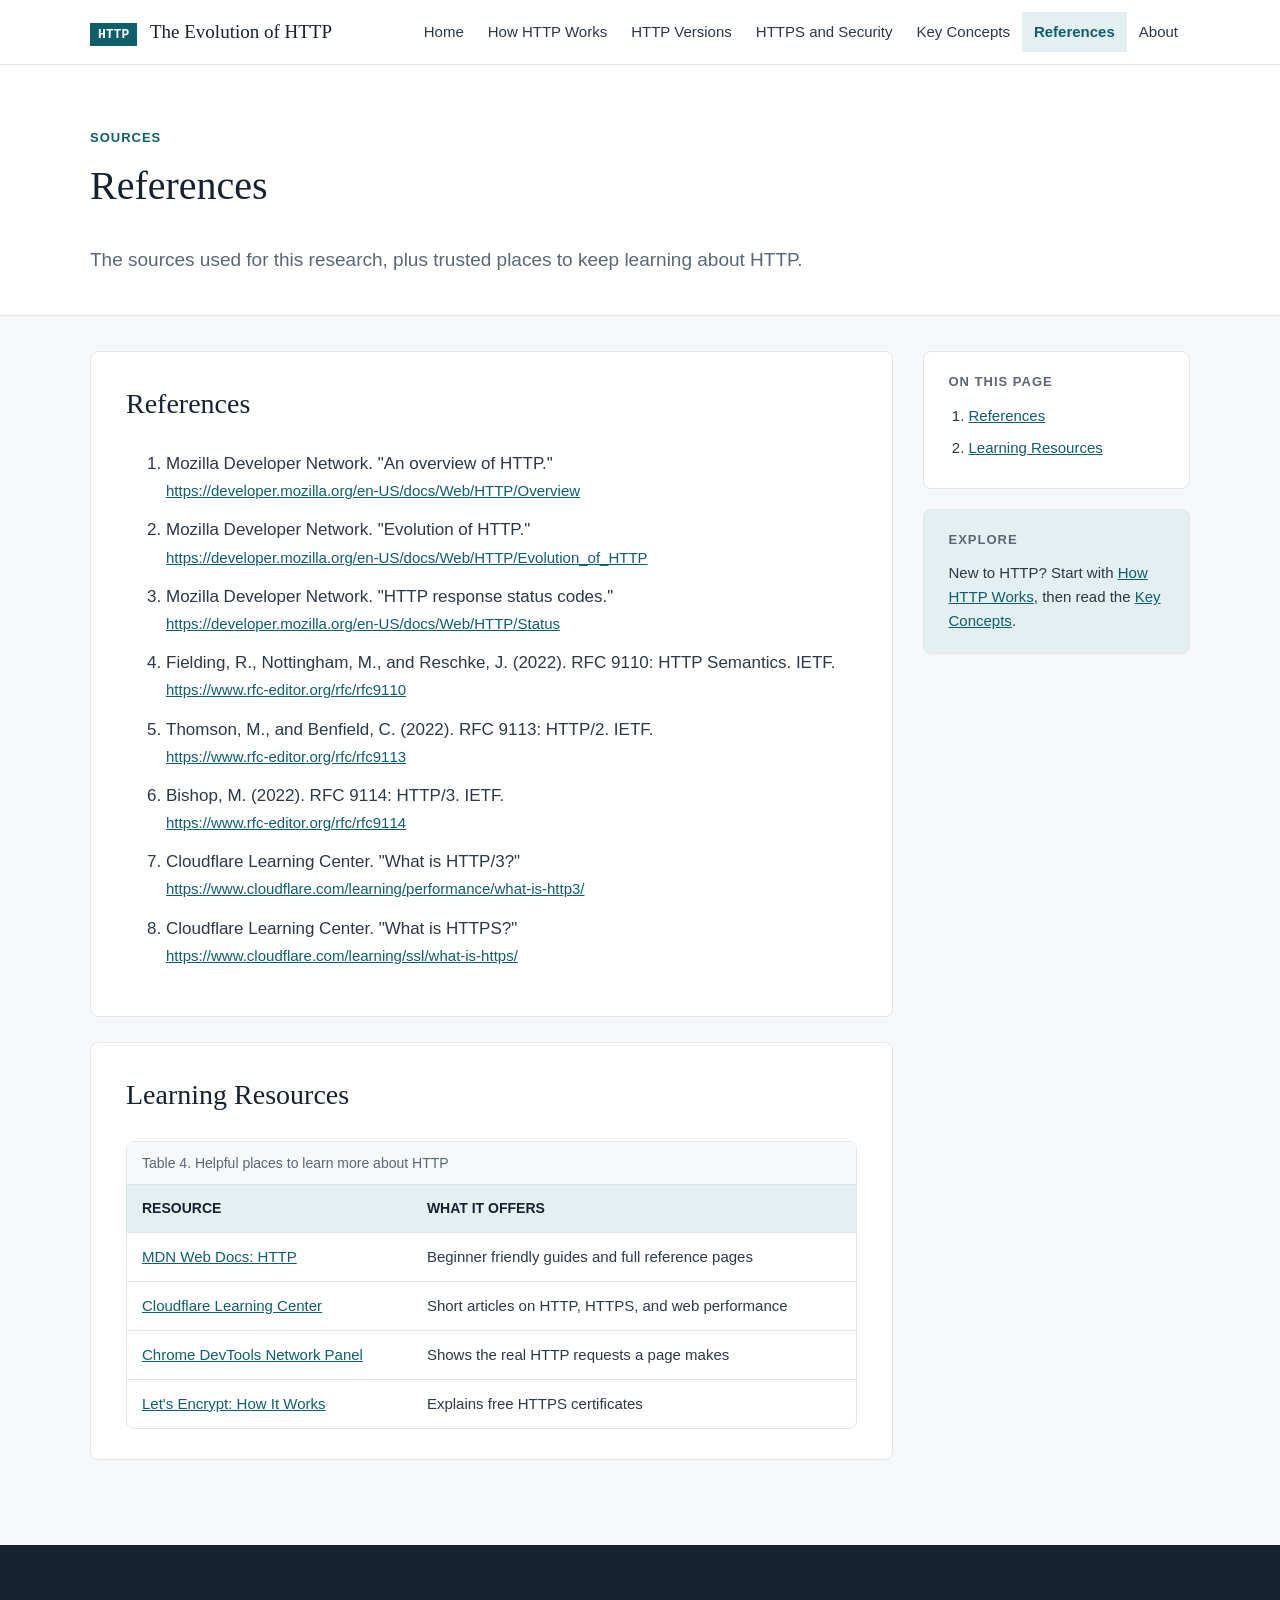
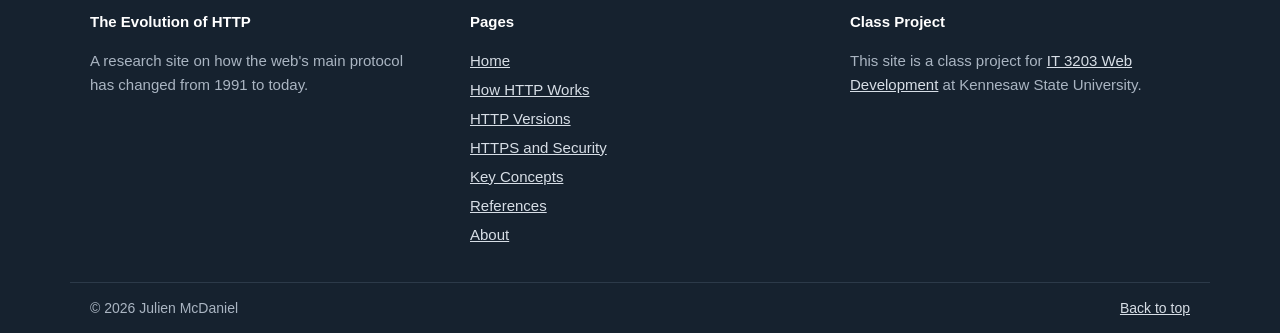
<file: references.html>
<!DOCTYPE html>
<!--
  File: references.html
  Page: References
  Project: IT 3203 Web Development, Milestone 1
  Author: Julien McDaniel
  Purpose: References and learning resources for HTTP.
-->
<html lang="en">
<head>
  <meta charset="utf-8">
  <meta name="viewport" content="width=device-width, initial-scale=1">
  <meta name="description" content="References and learning resources for HTTP.">
  <title>References | The Evolution of HTTP</title>
  <!-- One shared style sheet for the whole site -->
  <link rel="stylesheet" href="styles.css">
</head>
<body id="top">
  <!-- Site header: logo and main menu, the same on every page -->
  <header class="site-header">
    <div class="container header-inner">
      <a class="brand" href="index.html">
        <span class="brand-mark">HTTP</span>
        <span class="brand-name">The Evolution of HTTP</span>
      </a>
      <nav class="main-menu">
        <ul>
          <li><a href="index.html">Home</a></li>
          <li><a href="how-http-works.html">How HTTP Works</a></li>
          <li><a href="http-versions.html">HTTP Versions</a></li>
          <li><a href="https-security.html">HTTPS and Security</a></li>
          <li><a href="key-concepts.html">Key Concepts</a></li>
          <li><a href="references.html" class="active">References</a></li>
          <li><a href="about.html">About</a></li>
        </ul>
      </nav>
    </div>
  </header>

  <!-- Page banner with the page title and a short summary -->
  <div class="page-banner">
    <div class="container">
      <p class="eyebrow">Sources</p>
      <h1>References</h1>
      <p class="lead">The sources used for this research, plus trusted places to keep learning about HTTP.</p>
    </div>
  </div>

  <!-- Two column layout (CSS grid): main content and sidebar -->
  <div class="container page-layout">
    <main class="content">
        <section id="sources" class="content-section">
          <h2>References</h2>
          <ol class="ref-list">
            <li>Mozilla Developer Network. "An overview of HTTP."<br><a href="https://developer.mozilla.org/en-US/docs/Web/HTTP/Overview">https://developer.mozilla.org/en-US/docs/Web/HTTP/Overview</a></li>
            <li>Mozilla Developer Network. "Evolution of HTTP."<br><a href="https://developer.mozilla.org/en-US/docs/Web/HTTP/Evolution_of_HTTP">https://developer.mozilla.org/en-US/docs/Web/HTTP/Evolution_of_HTTP</a></li>
            <li>Mozilla Developer Network. "HTTP response status codes."<br><a href="https://developer.mozilla.org/en-US/docs/Web/HTTP/Status">https://developer.mozilla.org/en-US/docs/Web/HTTP/Status</a></li>
            <li>Fielding, R., Nottingham, M., and Reschke, J. (2022). RFC 9110: HTTP Semantics. IETF.<br><a href="https://www.rfc-editor.org/rfc/rfc9110">https://www.rfc-editor.org/rfc/rfc9110</a></li>
            <li>Thomson, M., and Benfield, C. (2022). RFC 9113: HTTP/2. IETF.<br><a href="https://www.rfc-editor.org/rfc/rfc9113">https://www.rfc-editor.org/rfc/rfc9113</a></li>
            <li>Bishop, M. (2022). RFC 9114: HTTP/3. IETF.<br><a href="https://www.rfc-editor.org/rfc/rfc9114">https://www.rfc-editor.org/rfc/rfc9114</a></li>
            <li>Cloudflare Learning Center. "What is HTTP/3?"<br><a href="https://www.cloudflare.com/learning/performance/what-is-http3/">https://www.cloudflare.com/learning/performance/what-is-http3/</a></li>
            <li>Cloudflare Learning Center. "What is HTTPS?"<br><a href="https://www.cloudflare.com/learning/ssl/what-is-https/">https://www.cloudflare.com/learning/ssl/what-is-https/</a></li>
          </ol>
        </section>

        <section id="resources" class="content-section">
          <h2>Learning Resources</h2>
          <div class="table-wrap">
            <table class="data-table">
              <caption>Table 4. Helpful places to learn more about HTTP</caption>
              <thead>
                <tr><th>Resource</th><th>What It Offers</th></tr>
              </thead>
              <tbody>
                <tr><td><a href="https://developer.mozilla.org/en-US/docs/Web/HTTP">MDN Web Docs: HTTP</a></td><td>Beginner friendly guides and full reference pages</td></tr>
                <tr><td><a href="https://www.cloudflare.com/learning/">Cloudflare Learning Center</a></td><td>Short articles on HTTP, HTTPS, and web performance</td></tr>
                <tr><td><a href="https://developer.chrome.com/docs/devtools/network">Chrome DevTools Network Panel</a></td><td>Shows the real HTTP requests a page makes</td></tr>
                <tr><td><a href="https://letsencrypt.org/how-it-works/">Let's Encrypt: How It Works</a></td><td>Explains free HTTPS certificates</td></tr>
              </tbody>
            </table>
          </div>
        </section>
    </main>

    <!-- Sidebar: links to each section on this page -->
    <aside class="sidebar">
      <div class="side-panel">
        <h2>On This Page</h2>
        <ol>
            <li><a href="#sources">References</a></li>
            <li><a href="#resources">Learning Resources</a></li>
        </ol>
      </div>
      <div class="side-panel side-note">
        <h2>Explore</h2>
        <p>New to HTTP? Start with <a href="how-http-works.html">How HTTP Works</a>, then read the <a href="key-concepts.html">Key Concepts</a>.</p>
      </div>
    </aside>
  </div>

  <!-- Site footer: the same on every page, includes the class project note -->
  <footer class="site-footer">
    <div class="container footer-grid">
      <div>
        <p class="footer-title">The Evolution of HTTP</p>
        <p>A research site on how the web's main protocol has changed from 1991 to today.</p>
      </div>
      <div>
        <p class="footer-title">Pages</p>
        <ul class="footer-links">
          <li><a href="index.html">Home</a></li>
          <li><a href="how-http-works.html">How HTTP Works</a></li>
          <li><a href="http-versions.html">HTTP Versions</a></li>
          <li><a href="https-security.html">HTTPS and Security</a></li>
          <li><a href="key-concepts.html">Key Concepts</a></li>
          <li><a href="references.html">References</a></li>
          <li><a href="about.html">About</a></li>
        </ul>
      </div>
      <div>
        <p class="footer-title">Class Project</p>
        <p>This site is a class project for
          <a href="https://ksuweb.github.io/IT3203/">IT 3203 Web Development</a>
          at Kennesaw State University.</p>
      </div>
    </div>
    <div class="container footer-bottom">
      <p>&copy; 2026 Julien McDaniel</p>
      <p><a href="#top">Back to top</a></p>
    </div>
  </footer>
</body>
</html>
</file>
<file: styles.css>
/*
  File: styles.css
  Project: IT 3203 Web Development, Milestone 1
  Author: Julien McDaniel
  Purpose: One style sheet for every page of the site.

  Color plan:
    Dark slate  #16222f  (headings, top banner, footer)
    Text gray   #2c3846  (body text)
    Light gray  #f6f8fa  (page background)
    Teal        #0f5e6e  (links, buttons, highlights)
    Light teal  #e3eff1  (tinted boxes)
    Border gray #e1e6eb  (lines and borders)
*/


/* ===== 1. Basic page settings (element selectors) ===== */

body {
  margin: 0;
  font-family: Arial, Helvetica, sans-serif;
  font-size: 17px;
  line-height: 1.6;
  color: #2c3846;
  background-color: #f6f8fa;
}

h1, h2, h3 {
  font-family: Georgia, "Times New Roman", serif;
  font-weight: normal;
  color: #16222f;
  margin-top: 0;
}

h1 {
  font-size: 40px;
}

h2 {
  font-size: 28px;
}

h3 {
  font-size: 20px;
}

a {
  color: #0f5e6e;
}

/* Hover effect for all links */
a:hover {
  color: #16222f;
  text-decoration: none;
}

img {
  max-width: 100%;
}

code {
  font-family: "Courier New", monospace;
  background-color: #e3eff1;
  padding: 2px 5px;
}


/* ===== 2. Reusable classes ===== */

/* Keeps content centered and not too wide */
.container {
  max-width: 1100px;
  margin: 0 auto;
  padding: 0 20px;
}

/* Narrower width for reading paragraphs */
.narrow {
  max-width: 800px;
}

/* Small label above a heading */
.eyebrow {
  font-size: 13px;
  font-weight: bold;
  text-transform: uppercase;
  letter-spacing: 1px;
  color: #0f5e6e;
  margin-bottom: 5px;
}


/* ===== 3. Header and main menu (flexbox) ===== */

.site-header {
  background-color: #ffffff;
  border-bottom: 1px solid #e1e6eb;
}

/* Flexbox puts the logo on the left and the menu on the right */
.header-inner {
  display: flex;
  justify-content: space-between;
  align-items: center;
  padding-top: 12px;
  padding-bottom: 12px;
}

.brand {
  color: #16222f;
  text-decoration: none;
}

/* Small teal box with the word HTTP */
.brand-mark {
  background-color: #0f5e6e;
  color: #ffffff;
  font-family: "Courier New", monospace;
  font-size: 13px;
  font-weight: bold;
  padding: 4px 8px;
  margin-right: 8px;
}

.brand-name {
  font-family: Georgia, "Times New Roman", serif;
  font-size: 19px;
}

/* Flexbox lines up the menu links in a row */
.main-menu ul {
  display: flex;
  list-style: none;
  margin: 0;
  padding: 0;
}

.main-menu a {
  display: block;
  padding: 8px 12px;
  color: #2c3846;
  text-decoration: none;
  font-size: 15px;
}

/* Hover effect for menu links */
.main-menu a:hover {
  background-color: #e3eff1;
  color: #0f5e6e;
}

/* Highlights the page you are on */
.main-menu a.active {
  background-color: #e3eff1;
  color: #0f5e6e;
  font-weight: bold;
}


/* ===== 4. Home page ===== */

/* Dark banner at the top of the home page */
.hero {
  background-color: #16222f;
  color: #d7dee6;
  padding: 70px 0;
}

/* Grid with two columns: text on the left, code box on the right */
.hero-grid {
  display: grid;
  grid-template-columns: 1fr 1fr;
  gap: 50px;
  align-items: center;
}

.hero h1 {
  font-size: 48px;
  color: #ffffff;
}

.hero-label {
  color: #8cc7d1;
}

.hero-lead {
  font-size: 19px;
}

/* Buttons */
.button {
  display: inline-block;
  background-color: #0f5e6e;
  color: #ffffff;
  font-weight: bold;
  text-decoration: none;
  padding: 12px 22px;
  margin-right: 10px;
  margin-top: 15px;
  border: 2px solid #0f5e6e;
  border-radius: 6px;
}

.button:hover {
  background-color: #12798d;
  color: #ffffff;
}

.button-outline {
  background-color: transparent;
  border-color: #8a98a8;
}

.button-outline:hover {
  background-color: transparent;
  border-color: #ffffff;
}

/* Box that shows a sample HTTP message */
.code-box {
  background-color: #0e1822;
  border: 1px solid #2c3a49;
  border-radius: 8px;
  padding: 15px 20px;
}

.code-title {
  color: #8a98a8;
  font-size: 13px;
  margin: 0;
  padding-bottom: 10px;
  border-bottom: 1px solid #2c3a49;
}

.code-box pre {
  color: #e3e8ee;
  font-family: "Courier New", monospace;
  font-size: 15px;
  margin: 0;
}

/* Row of quick facts under the banner (grid with 4 columns) */
.stats {
  background-color: #ffffff;
  border-bottom: 1px solid #e1e6eb;
}

.stats-grid {
  display: grid;
  grid-template-columns: 1fr 1fr 1fr 1fr;
}

.stat {
  padding: 25px 20px;
  border-right: 1px solid #e1e6eb;
}

.stat-num {
  font-family: Georgia, "Times New Roman", serif;
  font-size: 34px;
  color: #0f5e6e;
  margin: 0;
}

.stat-label {
  font-size: 15px;
  color: #5a6676;
  margin: 0;
}

/* Home page sections */
.section {
  padding: 60px 0;
}

/* White background on every other section */
.section-alt {
  background-color: #ffffff;
  border-top: 1px solid #e1e6eb;
  border-bottom: 1px solid #e1e6eb;
}

.abstract {
  font-size: 18px;
}

/* Topic cards in a grid with 3 columns */
.card-grid {
  display: grid;
  grid-template-columns: 1fr 1fr 1fr;
  gap: 20px;
  list-style: none;
  padding: 0;
}

.card {
  background-color: #f6f8fa;
  border: 1px solid #e1e6eb;
  border-radius: 8px;
  padding: 25px;
}

/* Card border turns teal on hover */
.card:hover {
  border-color: #0f5e6e;
}

.card-num {
  font-family: "Courier New", monospace;
  color: #0f5e6e;
  margin: 0 0 5px 0;
}

.card h3 {
  margin-bottom: 5px;
}

.card h3 a {
  color: #16222f;
  text-decoration: none;
}

.card h3 a:hover {
  color: #0f5e6e;
}

.card p {
  color: #5a6676;
  margin: 0;
}

/* Key terms shown as rounded tags (flexbox) */
.term-list {
  display: flex;
  flex-wrap: wrap;
  gap: 10px;
  list-style: none;
  padding: 0;
  margin-bottom: 30px;
}

.term-list li {
  background-color: #e3eff1;
  color: #0a4652;
  font-size: 15px;
  padding: 6px 14px;
  border-radius: 20px;
}


/* ===== 5. Inner pages ===== */

/* White banner with the page title */
.page-banner {
  background-color: #ffffff;
  border-bottom: 1px solid #e1e6eb;
  padding: 50px 0 40px 0;
}

.lead {
  font-size: 19px;
  color: #5a6676;
  margin: 0;
}

/* Grid with two columns: main content and a sidebar */
.page-layout {
  display: grid;
  grid-template-columns: 3fr 1fr;
  gap: 30px;
  padding-top: 35px;
  padding-bottom: 60px;
}

/* Each section of a page is a white box */
.content-section {
  background-color: #ffffff;
  border: 1px solid #e1e6eb;
  border-radius: 8px;
  padding: 30px 35px;
  margin-bottom: 25px;
}

/* Sidebar boxes */
.side-panel {
  background-color: #ffffff;
  border: 1px solid #e1e6eb;
  border-radius: 8px;
  padding: 20px 25px;
  margin-bottom: 20px;
}

.side-panel h2 {
  font-family: Arial, Helvetica, sans-serif;
  font-size: 13px;
  font-weight: bold;
  text-transform: uppercase;
  letter-spacing: 1px;
  color: #5a6676;
}

.side-panel ol {
  padding-left: 20px;
  margin: 0;
}

.side-panel li {
  margin-bottom: 8px;
  font-size: 15px;
}

.side-note {
  background-color: #e3eff1;
}

.side-note p {
  font-size: 15px;
  margin: 0;
}

/* Previous and next links at the bottom (flexbox) */
.pager {
  display: flex;
  justify-content: space-between;
}

.pager-link {
  background-color: #ffffff;
  border: 1px solid #e1e6eb;
  border-radius: 8px;
  padding: 15px 20px;
  font-weight: bold;
  text-decoration: none;
}

.pager-link:hover {
  border-color: #0f5e6e;
}


/* ===== 6. Content boxes and lists ===== */

.steps li {
  margin-bottom: 10px;
}

/* Status code list */
.status-list {
  list-style: none;
  padding: 0;
}

.status-list li {
  padding: 10px 0;
  border-bottom: 1px solid #e1e6eb;
}

/* Small colored labels for status codes */
.badge {
  color: #ffffff;
  font-family: "Courier New", monospace;
  font-weight: bold;
  padding: 2px 8px;
  margin-right: 8px;
  border-radius: 4px;
}

.badge-ok { background-color: #2f7d4f; }
.badge-info { background-color: #2f5f9e; }
.badge-warn { background-color: #9a6a12; }
.badge-error { background-color: #a33a3a; }

/* Tip box */
.callout {
  background-color: #e3eff1;
  border-left: 4px solid #0f5e6e;
  padding: 15px 20px;
}

/* Version list with a teal line on the left */
.timeline {
  list-style: none;
  padding: 0;
  margin: 0;
}

.timeline-item {
  border-left: 3px solid #0f5e6e;
  padding-left: 20px;
  margin-bottom: 25px;
}

.year {
  font-family: "Courier New", monospace;
  font-weight: bold;
  color: #0f5e6e;
  margin: 0;
}

.timeline-item h3 {
  margin-bottom: 5px;
}

/* Three boxes on the HTTPS page (grid) */
.feature-grid {
  display: grid;
  grid-template-columns: 1fr 1fr 1fr;
  gap: 15px;
  list-style: none;
  padding: 0;
}

.feature {
  background-color: #f6f8fa;
  border: 1px solid #e1e6eb;
  border-top: 3px solid #0f5e6e;
  padding: 20px;
}

.feature h3 {
  font-size: 18px;
  margin-bottom: 5px;
}

.feature p {
  font-size: 15px;
  margin: 0;
}

/* Key concept boxes have a teal left border */
.concept {
  border-left: 4px solid #0f5e6e;
}

.concept h2 {
  font-size: 24px;
}

/* Reference list */
.ref-list li {
  margin-bottom: 12px;
}

.ref-list a {
  font-size: 15px;
}

/* About page: picture next to the intro (flexbox) */
.profile {
  display: flex;
  align-items: center;
  gap: 25px;
}

.profile p {
  margin: 0;
}

/* Mini resume in 3 columns (grid) */
.resume-grid {
  display: grid;
  grid-template-columns: 1fr 1fr 1fr;
  gap: 15px;
}

.resume-block {
  background-color: #f6f8fa;
  border: 1px solid #e1e6eb;
  border-radius: 8px;
  padding: 20px;
}

.resume-block h3 {
  font-size: 18px;
}

.resume-block ul {
  padding-left: 18px;
  margin: 0;
  font-size: 15px;
}


/* ===== 7. Images and tables ===== */

.figure {
  text-align: center;
  margin: 20px 0 0 0;
}

.figure img {
  border: 1px solid #e1e6eb;
  border-radius: 8px;
}

figcaption {
  font-size: 14px;
  color: #5a6676;
  margin-top: 5px;
}

.table-wrap {
  border: 1px solid #e1e6eb;
  border-radius: 8px;
}

.data-table {
  width: 100%;
  border-collapse: collapse;
  font-size: 15px;
}

.data-table caption {
  background-color: #f6f8fa;
  color: #5a6676;
  font-size: 14px;
  text-align: left;
  padding: 10px 15px;
}

.data-table th,
.data-table td {
  text-align: left;
  padding: 12px 15px;
  border-top: 1px solid #e1e6eb;
}

.data-table th {
  background-color: #e3eff1;
  color: #16222f;
  font-size: 14px;
  text-transform: uppercase;
}

/* Row turns light gray on hover */
.data-table tr:hover td {
  background-color: #f6f8fa;
}


/* ===== 8. Footer ===== */

.site-footer {
  background-color: #16222f;
  color: #aab5c2;
  font-size: 15px;
  padding-top: 50px;
}

/* Grid with 3 columns */
.footer-grid {
  display: grid;
  grid-template-columns: 1fr 1fr 1fr;
  gap: 40px;
  padding-bottom: 30px;
}

.footer-title {
  color: #ffffff;
  font-weight: bold;
}

.site-footer a {
  color: #d7dee6;
}

.site-footer a:hover {
  color: #ffffff;
}

.footer-links {
  list-style: none;
  padding: 0;
  margin: 0;
}

.footer-links li {
  margin-bottom: 5px;
}

/* Bottom row of the footer (flexbox) */
.footer-bottom {
  display: flex;
  justify-content: space-between;
  border-top: 1px solid #2c3a49;
  font-size: 14px;
}
</file>
